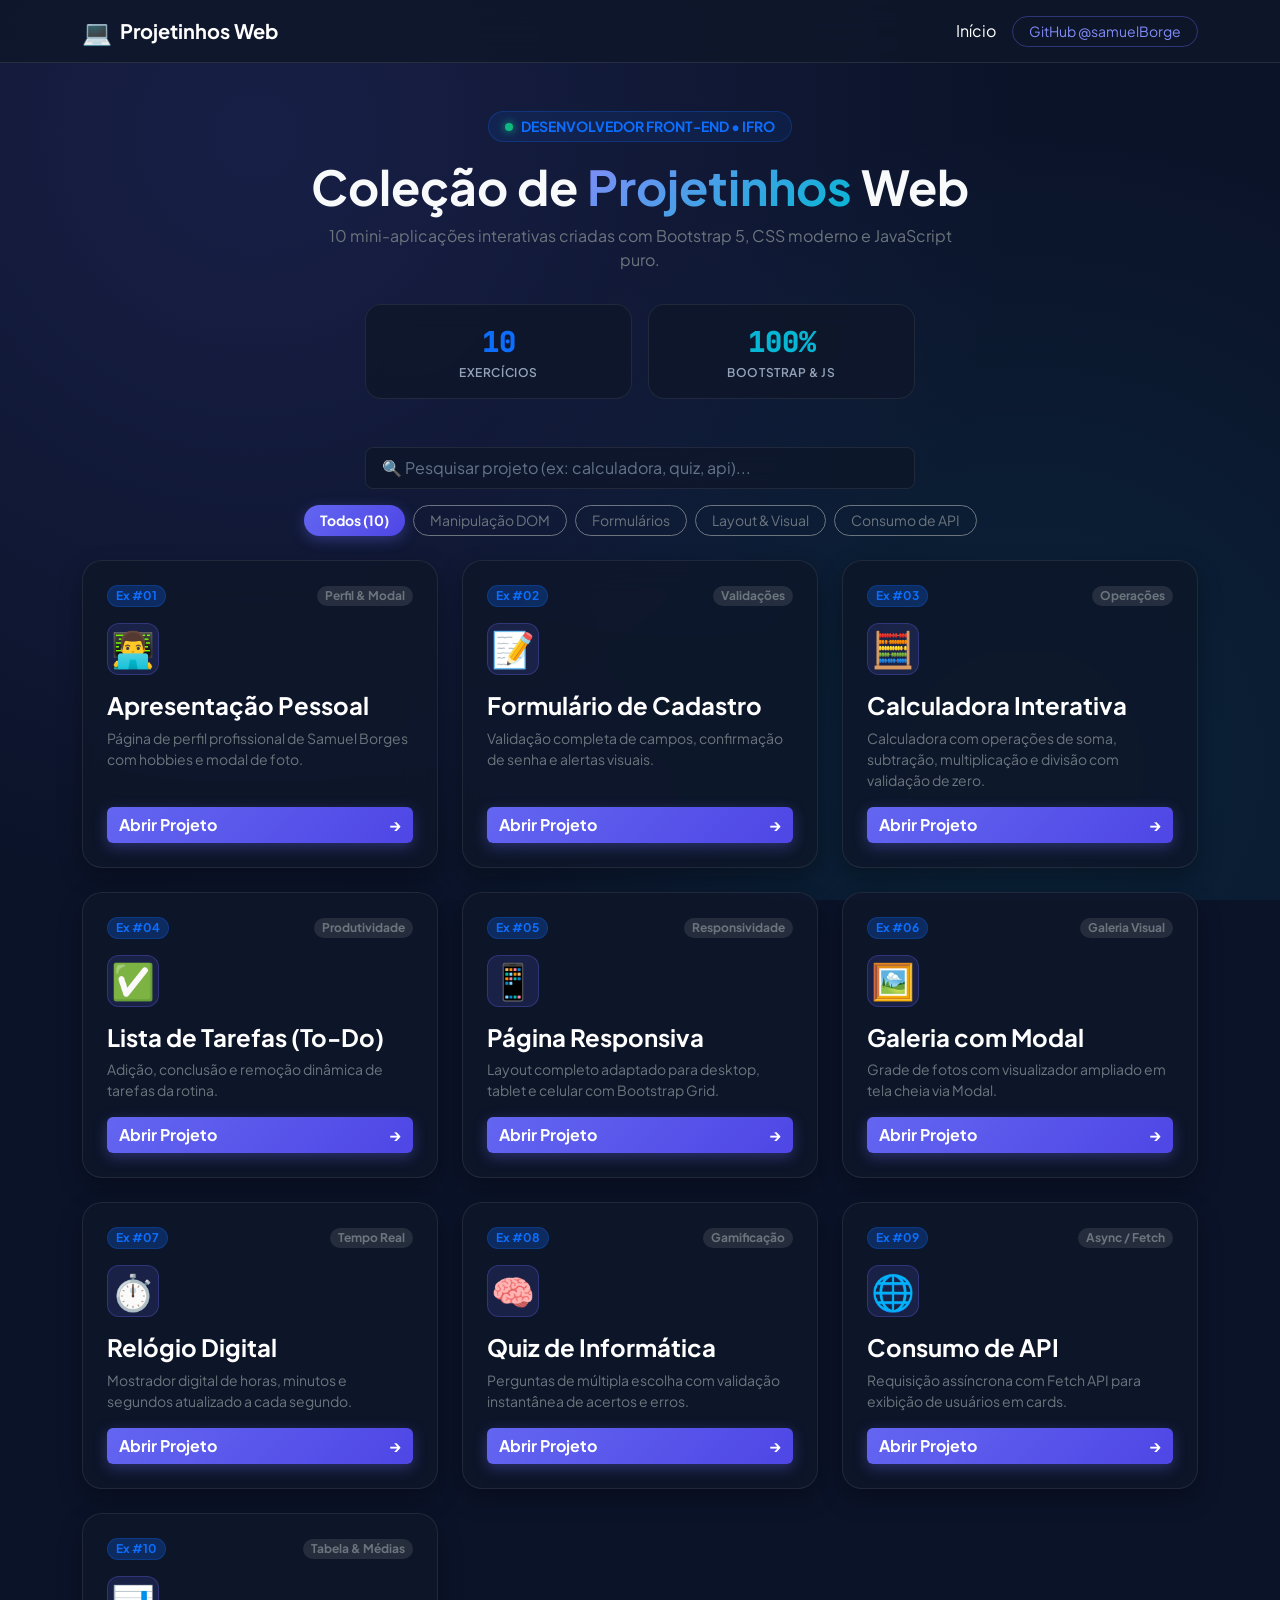
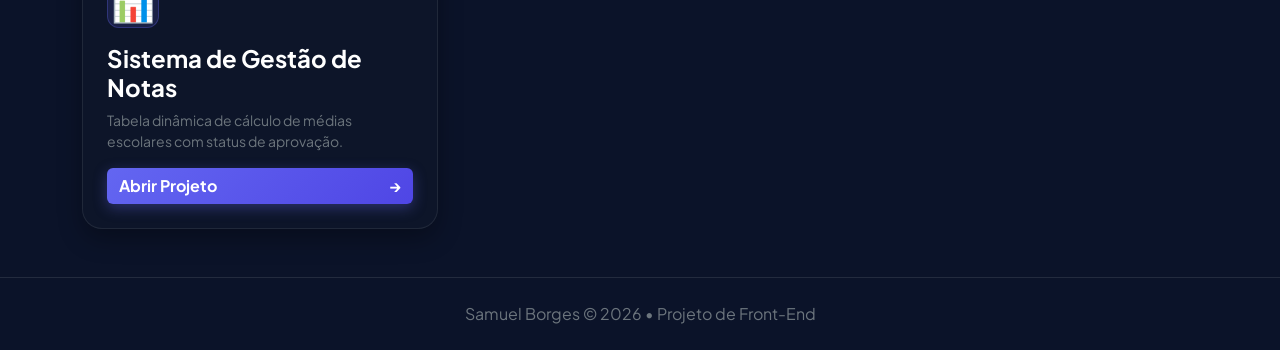
<file: index.html>
<!DOCTYPE html>
<html lang="pt-BR" data-bs-theme="dark">
<head>
    <meta charset="UTF-8">
    <meta name="viewport" content="width=device-width, initial-scale=1.0">
    <title>Hub de Projetos | Samuel Borges</title>

    <!-- Google Fonts -->
    <link rel="preconnect" href="https://fonts.googleapis.com">
    <link rel="preconnect" href="https://fonts.gstatic.com" crossorigin>
    <link href="https://fonts.googleapis.com/css2?family=Plus+Jakarta+Sans:wght@400;500;600;700;800&family=JetBrains+Mono:wght@500;700&display=swap" rel="stylesheet">

    <!-- Bootstrap 5 CSS -->
    <link href="https://cdn.jsdelivr.net/npm/bootstrap@5.3.3/dist/css/bootstrap.min.css" rel="stylesheet">
    
    <!-- CSS Personalizado Tema Dark -->
    <link rel="stylesheet" href="hub.css">
</head>
<body class="bg-dark-theme text-light">

    <!-- NAVBAR (Bootstrap) -->
    <nav class="navbar navbar-expand-lg navbar-dark custom-navbar border-bottom border-secondary border-opacity-25 sticky-top">
        <div class="container">
            <a class="navbar-brand fw-bold d-flex align-items-center gap-2" href="#">
                <span class="fs-4">💻</span>
                <span>Projetinhos Web</span>
            </a>
            <button class="navbar-toggler" type="button" data-bs-toggle="collapse" data-bs-target="#navbarNav">
                <span class="navbar-toggler-icon"></span>
            </button>
            <div class="collapse navbar-collapse justify-content-end" id="navbarNav">
                <ul class="navbar-nav align-items-center gap-2">
                    <li class="nav-item">
                        <a class="nav-link active" href="index.html">Início</a>
                    </li>
                    <li class="nav-item">
                        <a class="btn btn-outline-primary btn-sm rounded-pill px-3" href="https://github.com/samuelBorge" target="_blank">
                            GitHub @samuelBorge
                        </a>
                    </li>
                </ul>
            </div>
        </div>
    </nav>

    <!-- CONTAINER PRINCIPAL (Bootstrap) -->
    <div class="container my-5">

        <!-- CABEÇALHO HERO -->
        <div class="text-center mb-5">
            <div class="d-inline-flex align-items-center gap-2 px-3 py-1 rounded-pill bg-primary bg-opacity-10 border border-primary border-opacity-25 text-primary mb-3">
                <span class="badge-dot"></span>
                <small class="fw-bold">DESENVOLVEDOR FRONT-END &bull; IFRO</small>
            </div>
            
            <h1 class="display-5 fw-bold mb-2">Coleção de <span class="text-gradient">Projetinhos</span> Web</h1>
            <p class="text-secondary mx-auto" style="max-width: 650px;">
                10 mini-aplicações interativas criadas com Bootstrap 5, CSS moderno e JavaScript puro.
            </p>

            <!-- STATS CARDS (Bootstrap Grid) -->
            <div class="row justify-content-center g-3 mt-3">
                <div class="col-6 col-md-3">
                    <div class="stat-card p-3 rounded-4">
                        <span class="stat-num text-primary" id="totalProjetos">10</span>
                        <span class="stat-label">Exercícios</span>
                    </div>
                </div>
                <div class="col-6 col-md-3">
                    <div class="stat-card p-3 rounded-4">
                        <span class="stat-num text-cyan">100%</span>
                        <span class="stat-label">Bootstrap & JS</span>
                    </div>
                </div>
            </div>
        </div>

        <!-- CONTROLES: BUSCA E FILTROS (Form-Control & Buttons) -->
        <div class="row justify-content-center mb-4 g-3">
            <div class="col-md-6">
                <input type="text" id="campoBusca" class="form-control form-control-dark py-2 px-3 rounded-3" placeholder="🔍 Pesquisar projeto (ex: calculadora, quiz, api)...">
            </div>
            <div class="col-md-12 text-center">
                <div class="d-flex flex-wrap justify-content-center gap-2" id="containerFiltros">
                    <button class="btn btn-primary btn-sm rounded-pill px-3 btn-filtro active" data-categoria="todos">Todos (10)</button>
                    <button class="btn btn-outline-secondary btn-sm rounded-pill px-3 btn-filtro" data-categoria="dom">Manipulação DOM</button>
                    <button class="btn btn-outline-secondary btn-sm rounded-pill px-3 btn-filtro" data-categoria="formularios">Formulários</button>
                    <button class="btn btn-outline-secondary btn-sm rounded-pill px-3 btn-filtro" data-categoria="layout">Layout & Visual</button>
                    <button class="btn btn-outline-secondary btn-sm rounded-pill px-3 btn-filtro" data-categoria="api">Consumo de API</button>
                </div>
            </div>
        </div>

        <!-- GRID DE PROJETOS (Bootstrap Grid & Cards) -->
        <div class="row g-4" id="gridProjetos">
            <!-- Renderizado via JavaScript -->
        </div>

    </div>

    <!-- RODAPÉ -->
    <footer class="text-center py-4 border-top border-secondary border-opacity-25 mt-5 text-secondary">
        <p class="mb-0">Samuel Borges &copy; 2026 &bull; Projeto de Front-End</p>
    </footer>

    <!-- Bootstrap 5 JS Bundle -->
    <script src="https://cdn.jsdelivr.net/npm/bootstrap@5.3.3/dist/js/bootstrap.bundle.min.js"></script>
    <script src="hub.js"></script>
</body>
</html>
</file>
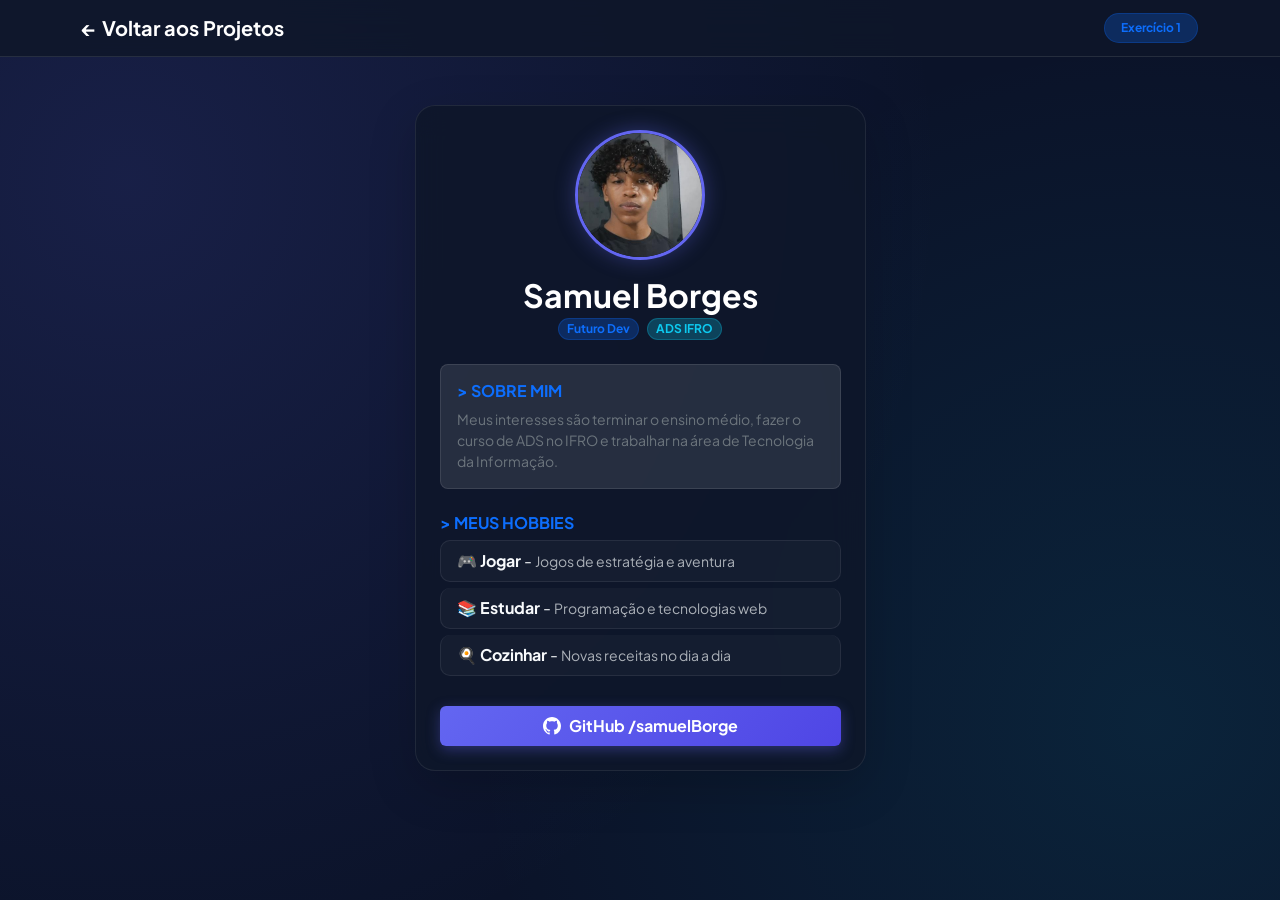
<file: exercicio_1/index.html>
<!DOCTYPE html>
<html lang="pt-BR" data-bs-theme="dark">
<head>
    <meta charset="UTF-8">
    <meta name="viewport" content="width=device-width, initial-scale=1.0">
    <title>Apresentação Pessoal | Samuel Borges</title>

    <!-- Google Fonts -->
    <link rel="preconnect" href="https://fonts.googleapis.com">
    <link rel="preconnect" href="https://fonts.gstatic.com" crossorigin>
    <link href="https://fonts.googleapis.com/css2?family=Plus+Jakarta+Sans:wght@400;500;600;700;800&display=swap" rel="stylesheet">

    <!-- Bootstrap 5 CSS -->
    <link href="https://cdn.jsdelivr.net/npm/bootstrap@5.3.3/dist/css/bootstrap.min.css" rel="stylesheet">
    <!-- CSS Tema Dark -->
    <link rel="stylesheet" href="apresentação.css">
</head>
<body class="bg-dark-theme text-light">

    <!-- NAVBAR (Bootstrap) -->
    <nav class="navbar navbar-expand-lg navbar-dark custom-navbar border-bottom border-secondary border-opacity-25 sticky-top">
        <div class="container">
            <a class="navbar-brand fw-bold d-flex align-items-center gap-2" href="../index.html">
                <span>&larr; Voltar aos Projetos</span>
            </a>
            <span class="badge bg-primary bg-opacity-25 text-primary border border-primary border-opacity-25 px-3 py-2 rounded-pill">
                Exercício 1
            </span>
        </div>
    </nav>

    <!-- CONTAINER PRINCIPAL (Bootstrap) -->
    <div class="container my-5">
        <div class="row justify-content-center">
            <div class="col-md-6 col-lg-5">

                <!-- CARD (Bootstrap) -->
                <div class="card shadow-lg text-center p-4 card-dark">
                    
                    <!-- FOTO DE PERFIL COM MODAL -->
                    <div class="mb-3">
                        <img src="profile.png" alt="Samuel Borges" id="fotoPerfil" class="rounded-circle foto-perfil" data-bs-toggle="modal" data-bs-target="#modalFoto" title="Clique para ampliar" onerror="this.src='https://ui-avatars.com/api/?name=Samuel+Borges&size=150&background=6366f1&color=fff'">
                    </div>

                    <h2 class="card-title fw-bold text-white mb-1">Samuel Borges</h2>
                    <div class="d-flex justify-content-center gap-2 mb-4">
                        <span class="badge bg-primary bg-opacity-25 text-primary border border-primary border-opacity-25 px-2 py-1 rounded-pill">Futuro Dev</span>
                        <span class="badge bg-info bg-opacity-25 text-info border border-info border-opacity-25 px-2 py-1 rounded-pill">ADS IFRO</span>
                    </div>

                    <!-- SOBRE MIM -->
                    <div class="text-start mb-4 p-3 rounded-3 bg-white bg-opacity-10 border border-white border-opacity-10">
                        <h6 class="fw-bold text-primary text-uppercase mb-2">&gt; Sobre Mim</h6>
                        <p class="text-secondary small mb-0">
                            Meus interesses são terminar o ensino médio, fazer o curso de ADS no IFRO e trabalhar na área de Tecnologia da Informação.
                        </p>
                    </div>

                    <!-- HOBBIES -->
                    <div class="text-start mb-4">
                        <h6 class="fw-bold text-primary text-uppercase mb-2">&gt; Meus Hobbies</h6>
                        <ul class="list-group" id="listaHobbies">
                            <!-- Inseridos via JavaScript -->
                        </ul>
                    </div>

                    <!-- BOTÃO GITHUB (Bootstrap Button) -->
                    <a href="https://github.com/samuelBorge" target="_blank" class="btn btn-primary w-100 py-2 fw-bold d-flex justify-content-center align-items-center gap-2">
                        <svg viewBox="0 0 24 24" width="18" height="18" fill="currentColor">
                            <path d="M12 0C5.37 0 0 5.37 0 12c0 5.31 3.435 9.795 8.205 11.385.6.105.825-.255.825-.57 0-.285-.015-1.23-.015-2.235-3.015.555-3.795-.735-4.035-1.41-.135-.345-.72-1.41-1.23-1.695-.42-.225-1.02-.78-.015-.795.945-.015 1.62.87 1.845 1.23 1.08 1.815 2.805 1.305 3.495.99.105-.78.42-1.305.765-1.605-2.67-.3-5.46-1.335-5.46-5.925 0-1.305.465-2.385 1.23-3.225-.12-.3-.54-1.53.12-3.18 0 0 1.005-.315 3.3 1.23.96-.27 1.98-.405 3-.405s2.04.135 3 .405c2.295-1.56 3.3-1.23 3.3-1.23.66 1.65.24 2.88.12 3.18.765.84 1.23 1.905 1.23 3.225 0 4.605-2.805 5.625-5.475 5.925.435.375.81 1.095.81 2.22 0 1.605-.015 2.895-.015 3.3 0 .315.225.69.825.57A12.02 12.02 0 0024 12c0-6.63-5.37-12-12-12z"/>
                        </svg>
                        GitHub /samuelBorge
                    </a>

                </div>

            </div>
        </div>
    </div>

    <!-- MODAL BOOTSTRAP -->
    <div class="modal fade" id="modalFoto" tabindex="-1" aria-hidden="true">
        <div class="modal-dialog modal-dialog-centered text-center">
            <div class="modal-content card-dark p-3 border border-secondary border-opacity-25">
                <div class="modal-header border-0 pb-0">
                    <button type="button" class="btn-close btn-close-white" data-bs-dismiss="modal" aria-label="Fechar"></button>
                </div>
                <div class="modal-body">
                    <img src="profile.png" alt="Samuel Borges" class="img-fluid rounded-4 shadow-lg border border-primary border-opacity-50" onerror="this.src='https://ui-avatars.com/api/?name=Samuel+Borges&size=300&background=6366f1&color=fff'">
                    <h4 class="mt-3 fw-bold text-white">Samuel Borges</h4>
                </div>
            </div>
        </div>
    </div>

    <!-- Bootstrap 5 JS -->
    <script src="https://cdn.jsdelivr.net/npm/bootstrap@5.3.3/dist/js/bootstrap.bundle.min.js"></script>
    <script src="script_apresentação.js"></script>
</body>
</html>
</file>
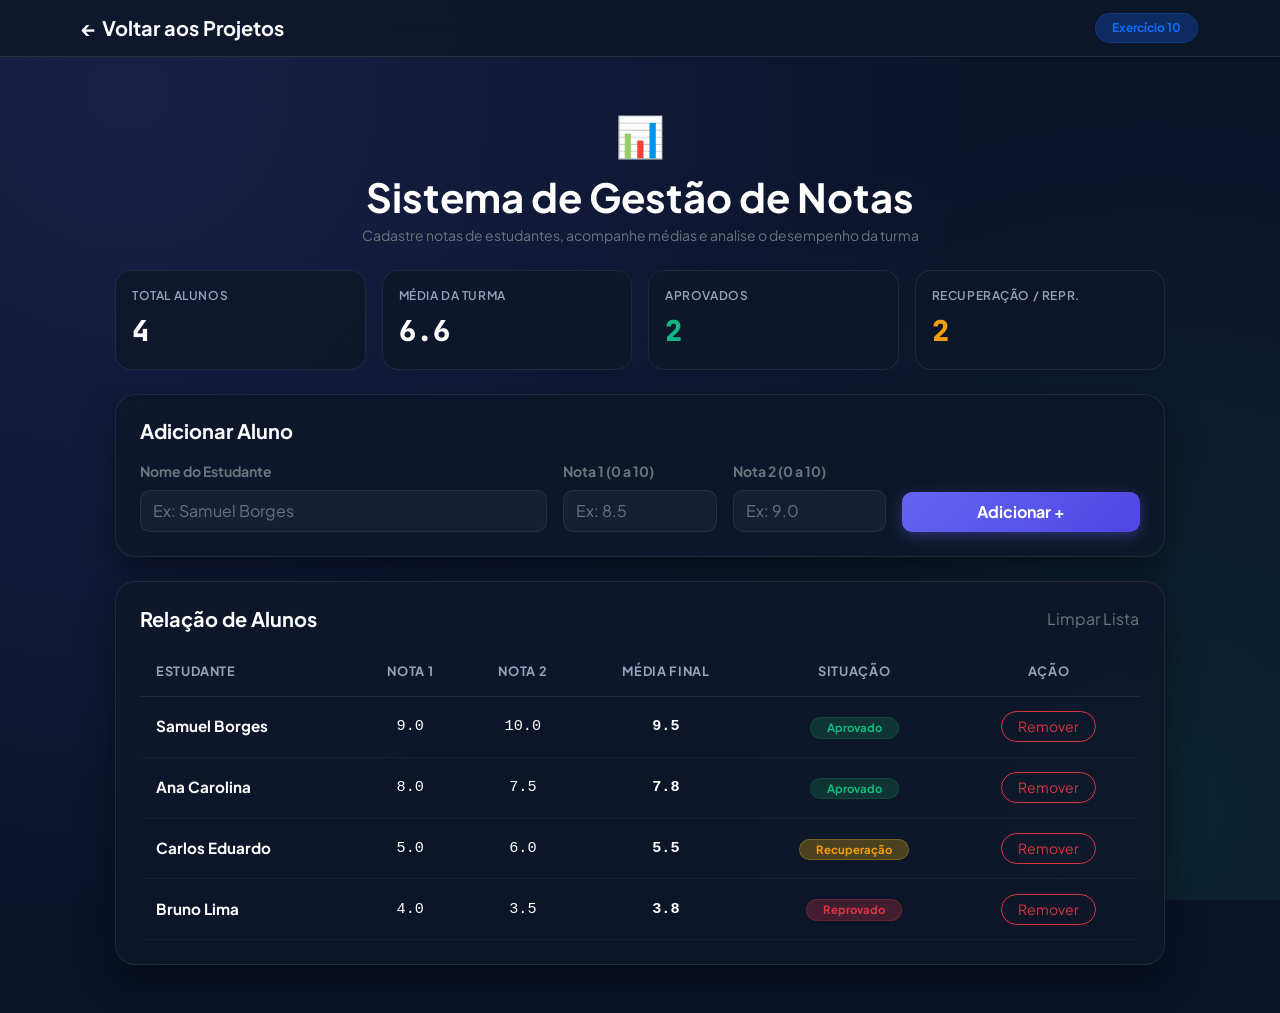
<file: exercicio_10/index.html>
<!DOCTYPE html>
<html lang="pt-BR" data-bs-theme="dark">
<head>
    <meta charset="UTF-8">
    <meta name="viewport" content="width=device-width, initial-scale=1.0">
    <title>Sistema de Gestão de Notas | Exercício 10</title>

    <!-- Google Fonts -->
    <link rel="preconnect" href="https://fonts.googleapis.com">
    <link rel="preconnect" href="https://fonts.gstatic.com" crossorigin>
    <link href="https://fonts.googleapis.com/css2?family=Plus+Jakarta+Sans:wght@400;500;600;700;800&family=JetBrains+Mono:wght@500;700&display=swap" rel="stylesheet">

    <!-- Bootstrap 5 CSS -->
    <link href="https://cdn.jsdelivr.net/npm/bootstrap@5.3.3/dist/css/bootstrap.min.css" rel="stylesheet">
    <!-- CSS Tema Dark -->
    <link rel="stylesheet" href="style.css">
</head>
<body class="bg-dark-theme text-light">

    <!-- NAVBAR (Bootstrap) -->
    <nav class="navbar navbar-expand-lg navbar-dark custom-navbar border-bottom border-secondary border-opacity-25 sticky-top">
        <div class="container">
            <a class="navbar-brand fw-bold d-flex align-items-center gap-2" href="../index.html">
                <span>&larr; Voltar aos Projetos</span>
            </a>
            <span class="badge bg-primary bg-opacity-25 text-primary border border-primary border-opacity-25 px-3 py-2 rounded-pill">
                Exercício 10
            </span>
        </div>
    </nav>

    <!-- CONTAINER (Bootstrap) -->
    <div class="container my-5">
        <div class="grades-wrapper">

            <!-- CABEÇALHO -->
            <div class="text-center mb-4">
                <span class="fs-1 mb-2 d-inline-block">📊</span>
                <h1 class="display-6 fw-bold text-white mb-1">Sistema de Gestão de Notas</h1>
                <p class="text-secondary small">Cadastre notas de estudantes, acompanhe médias e analise o desempenho da turma</p>
            </div>

            <!-- CARDS DE ESTATÍSTICAS (Bootstrap Grid) -->
            <div class="row g-3 mb-4">
                <div class="col-6 col-md-3">
                    <div class="stat-box p-3 rounded-4">
                        <span class="stat-label">Total Alunos</span>
                        <span class="stat-value text-white" id="statTotal">0</span>
                    </div>
                </div>
                <div class="col-6 col-md-3">
                    <div class="stat-box p-3 rounded-4">
                        <span class="stat-label">Média da Turma</span>
                        <span class="stat-value text-white" id="statMedia">0.0</span>
                    </div>
                </div>
                <div class="col-6 col-md-3">
                    <div class="stat-box p-3 rounded-4">
                        <span class="stat-label">Aprovados</span>
                        <span class="stat-value text-success" id="statAprovados">0</span>
                    </div>
                </div>
                <div class="col-6 col-md-3">
                    <div class="stat-box p-3 rounded-4">
                        <span class="stat-label">Recuperação / Repr.</span>
                        <span class="stat-value text-warning" id="statAtencao">0</span>
                    </div>
                </div>
            </div>

            <!-- FORMULÁRIO (Card Bootstrap) -->
            <div class="card card-dark p-4 mb-4">
                <h5 class="fw-bold text-white mb-3">Adicionar Aluno</h5>
                
                <!-- ALERT (Bootstrap) -->
                <div id="alertaNotas" class="alert d-none text-center fw-bold border-0" role="alert"></div>

                <form id="formAluno">
                    <div class="row g-3 align-items-end">
                        <div class="col-md-5">
                            <label for="nome" class="form-label text-secondary small fw-bold">Nome do Estudante</label>
                            <input type="text" id="nome" class="form-control form-control-dark py-2" placeholder="Ex: Samuel Borges" required>
                        </div>
                        <div class="col-md-2">
                            <label for="nota1" class="form-label text-secondary small fw-bold">Nota 1 (0 a 10)</label>
                            <input type="number" id="nota1" class="form-control form-control-dark py-2" placeholder="Ex: 8.5" min="0" max="10" step="0.1" required>
                        </div>
                        <div class="col-md-2">
                            <label for="nota2" class="form-label text-secondary small fw-bold">Nota 2 (0 a 10)</label>
                            <input type="number" id="nota2" class="form-control form-control-dark py-2" placeholder="Ex: 9.0" min="0" max="10" step="0.1" required>
                        </div>
                        <div class="col-md-3">
                            <button type="submit" class="btn btn-primary w-100 py-2 fw-bold">
                                Adicionar +
                            </button>
                        </div>
                    </div>
                </form>
            </div>

            <!-- TABELA (Card e Table Bootstrap) -->
            <div class="card card-dark p-4">
                <div class="d-flex justify-content-between align-items-center mb-3">
                    <h5 class="fw-bold text-white mb-0">Relação de Alunos</h5>
                    <button class="btn btn-link text-secondary text-decoration-none p-0 small" onclick="limparTodos()">
                        Limpar Lista
                    </button>
                </div>

                <div class="table-responsive">
                    <table class="table table-dark-custom align-middle text-center mb-0">
                        <thead>
                            <tr>
                                <th class="text-start ps-3">Estudante</th>
                                <th>Nota 1</th>
                                <th>Nota 2</th>
                                <th>Média Final</th>
                                <th>Situação</th>
                                <th>Ação</th>
                            </tr>
                        </thead>
                        <tbody id="tabelaAlunos">
                            <!-- Inserido pelo JavaScript -->
                        </tbody>
                    </table>
                </div>
            </div>

        </div>
    </div>

    <!-- Bootstrap 5 JS -->
    <script src="https://cdn.jsdelivr.net/npm/bootstrap@5.3.3/dist/js/bootstrap.bundle.min.js"></script>
    <script src="script.js"></script>
</body>
</html>
</file>
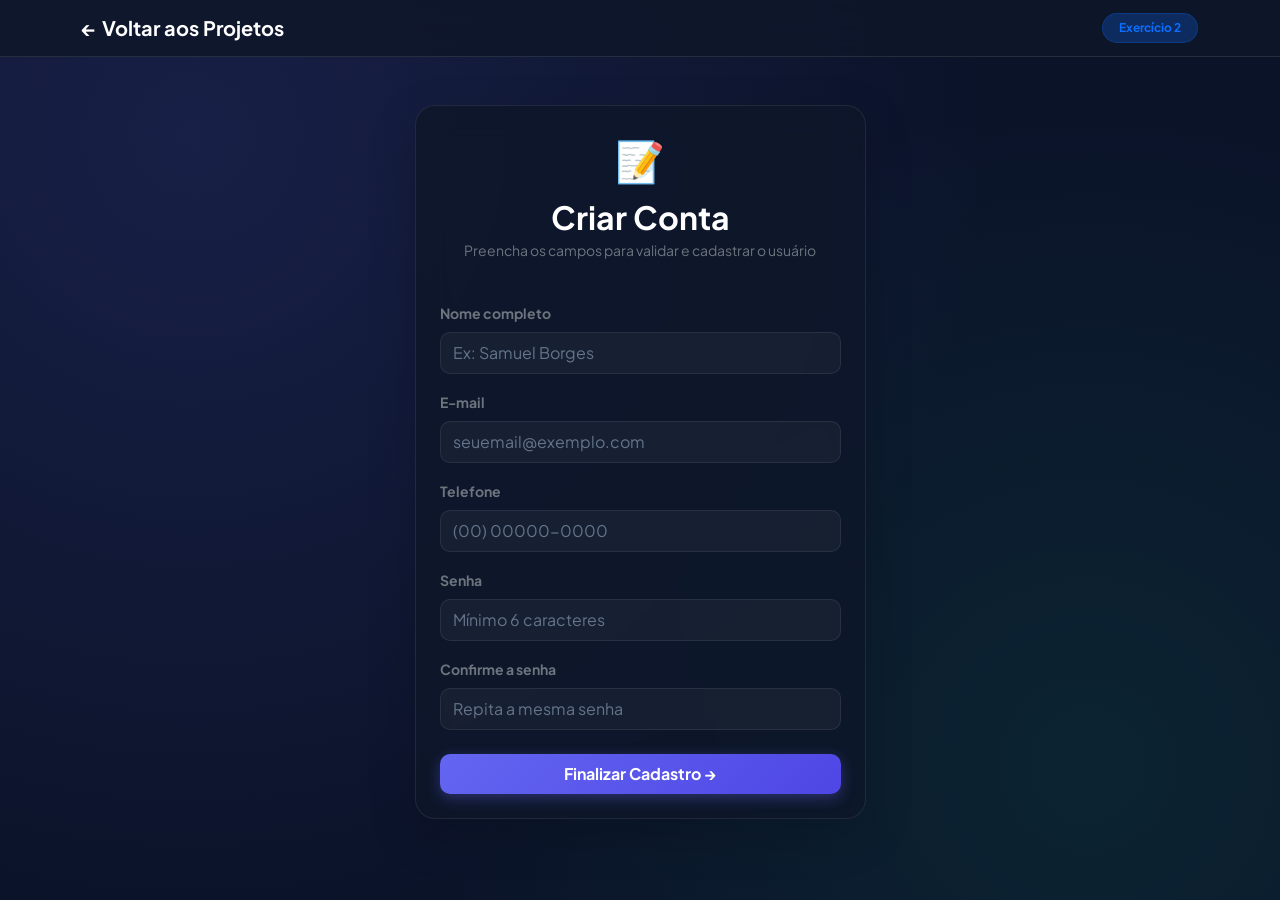
<file: exercicio_2/index.html>
<!DOCTYPE html>
<html lang="pt-BR" data-bs-theme="dark">
<head>
    <meta charset="UTF-8">
    <meta name="viewport" content="width=device-width, initial-scale=1.0">
    <title>Cadastro | Exercício 2</title>

    <!-- Google Fonts -->
    <link rel="preconnect" href="https://fonts.googleapis.com">
    <link rel="preconnect" href="https://fonts.gstatic.com" crossorigin>
    <link href="https://fonts.googleapis.com/css2?family=Plus+Jakarta+Sans:wght@400;500;600;700;800&display=swap" rel="stylesheet">

    <!-- Bootstrap 5 CSS -->
    <link href="https://cdn.jsdelivr.net/npm/bootstrap@5.3.3/dist/css/bootstrap.min.css" rel="stylesheet">
    <!-- CSS Tema Dark -->
    <link rel="stylesheet" href="style.css">
</head>
<body class="bg-dark-theme text-light">

    <!-- NAVBAR (Bootstrap) -->
    <nav class="navbar navbar-expand-lg navbar-dark custom-navbar border-bottom border-secondary border-opacity-25 sticky-top">
        <div class="container">
            <a class="navbar-brand fw-bold d-flex align-items-center gap-2" href="../index.html">
                <span>&larr; Voltar aos Projetos</span>
            </a>
            <span class="badge bg-primary bg-opacity-25 text-primary border border-primary border-opacity-25 px-3 py-2 rounded-pill">
                Exercício 2
            </span>
        </div>
    </nav>

    <!-- CONTAINER (Bootstrap) -->
    <div class="container my-5">
        <div class="row justify-content-center">
            <div class="col-md-6 col-lg-5">

                <!-- CARD (Bootstrap) -->
                <div class="card shadow-lg p-4 card-dark">
                    
                    <div class="text-center mb-4">
                        <span class="fs-1 mb-2 d-inline-block">📝</span>
                        <h2 class="fw-bold text-white mb-1">Criar Conta</h2>
                        <p class="text-secondary small">Preencha os campos para validar e cadastrar o usuário</p>
                    </div>

                    <!-- ALERT (Bootstrap) -->
                    <div id="mensagemAlerta" class="alert d-none" role="alert"></div>

                    <!-- FORMULÁRIO -->
                    <form id="formCadastro">

                        <!-- Nome -->
                        <div class="mb-3">
                            <label for="nome" class="form-label text-secondary small fw-bold">Nome completo</label>
                            <input type="text" id="nome" class="form-control form-control-dark py-2" placeholder="Ex: Samuel Borges" required>
                        </div>

                        <!-- E-mail -->
                        <div class="mb-3">
                            <label for="email" class="form-label text-secondary small fw-bold">E-mail</label>
                            <input type="email" id="email" class="form-control form-control-dark py-2" placeholder="seuemail@exemplo.com" required>
                        </div>

                        <!-- Telefone -->
                        <div class="mb-3">
                            <label for="telefone" class="form-label text-secondary small fw-bold">Telefone</label>
                            <input type="tel" id="telefone" class="form-control form-control-dark py-2" placeholder="(00) 00000-0000" required>
                        </div>

                        <!-- Senha -->
                        <div class="mb-3">
                            <label for="senha" class="form-label text-secondary small fw-bold">Senha</label>
                            <input type="password" id="senha" class="form-control form-control-dark py-2" placeholder="Mínimo 6 caracteres" required>
                        </div>

                        <!-- Confirmação de Senha -->
                        <div class="mb-4">
                            <label for="confirmarSenha" class="form-label text-secondary small fw-bold">Confirme a senha</label>
                            <input type="password" id="confirmarSenha" class="form-control form-control-dark py-2" placeholder="Repita a mesma senha" required>
                        </div>

                        <!-- BOTÃO (Bootstrap) -->
                        <button type="submit" class="btn btn-primary w-100 py-2 fw-bold">
                            Finalizar Cadastro &rarr;
                        </button>

                    </form>

                </div>

            </div>
        </div>
    </div>

    <!-- Bootstrap 5 JS -->
    <script src="https://cdn.jsdelivr.net/npm/bootstrap@5.3.3/dist/js/bootstrap.bundle.min.js"></script>
    <script src="script.js"></script>
</body>
</html>
</file>
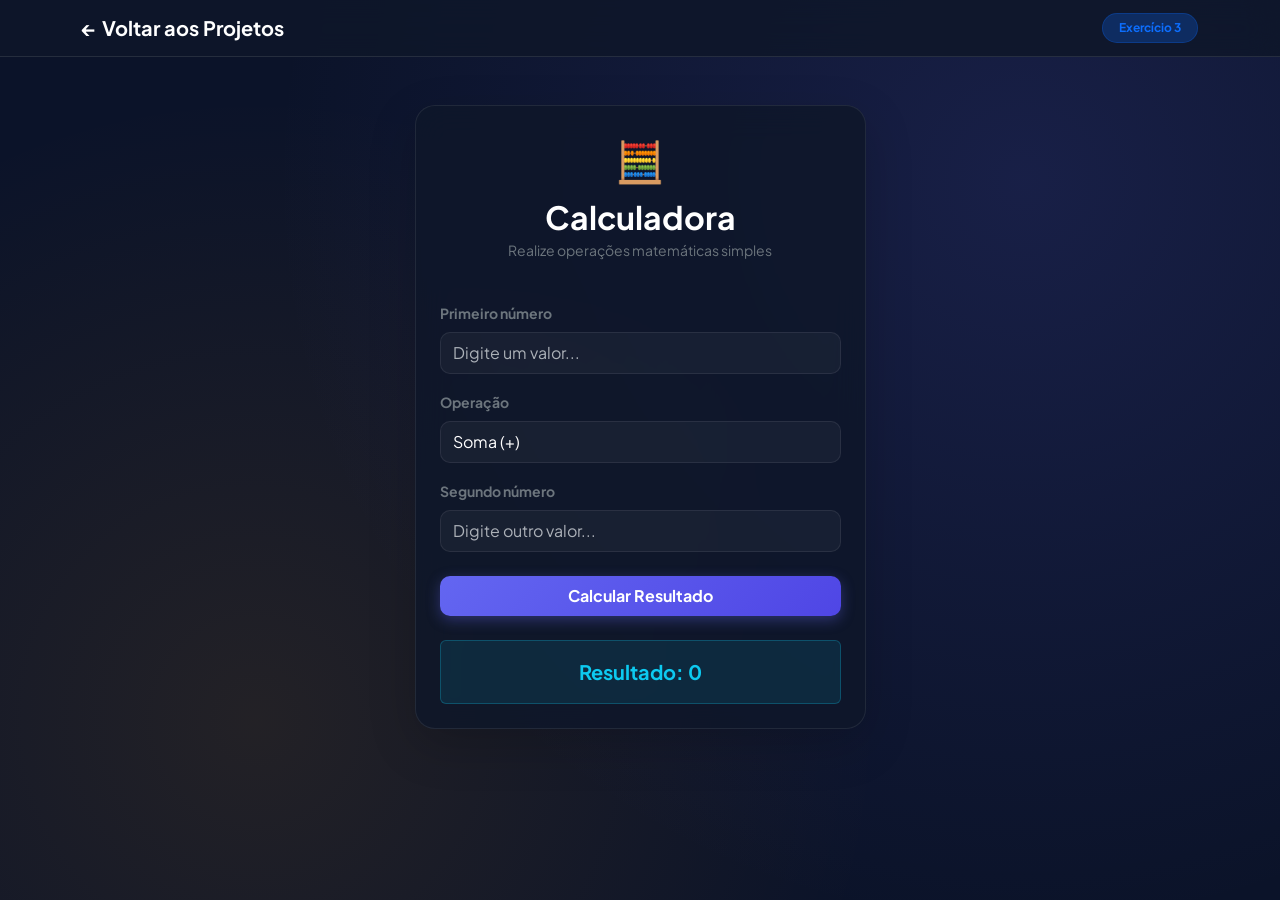
<file: exercicio_3/index.html>
<!DOCTYPE html>
<html lang="pt-BR" data-bs-theme="dark">
<head>
    <meta charset="UTF-8">
    <meta name="viewport" content="width=device-width, initial-scale=1.0">
    <title>Calculadora | Exercício 3</title>

    <!-- Google Fonts -->
    <link rel="preconnect" href="https://fonts.googleapis.com">
    <link rel="preconnect" href="https://fonts.gstatic.com" crossorigin>
    <link href="https://fonts.googleapis.com/css2?family=Plus+Jakarta+Sans:wght@400;500;600;700;800&family=JetBrains+Mono:wght@500;700&display=swap" rel="stylesheet">

    <!-- Bootstrap 5 CSS -->
    <link href="https://cdn.jsdelivr.net/npm/bootstrap@5.3.3/dist/css/bootstrap.min.css" rel="stylesheet">
    <!-- CSS Tema Dark -->
    <link rel="stylesheet" href="style.css">
</head>
<body class="bg-dark-theme text-light">

    <!-- NAVBAR (Bootstrap) -->
    <nav class="navbar navbar-expand-lg navbar-dark custom-navbar border-bottom border-secondary border-opacity-25 sticky-top">
        <div class="container">
            <a class="navbar-brand fw-bold d-flex align-items-center gap-2" href="../index.html">
                <span>&larr; Voltar aos Projetos</span>
            </a>
            <span class="badge bg-primary bg-opacity-25 text-primary border border-primary border-opacity-25 px-3 py-2 rounded-pill">
                Exercício 3
            </span>
        </div>
    </nav>

    <!-- CONTAINER (Bootstrap) -->
    <div class="container my-5">
        <div class="row justify-content-center">
            <div class="col-md-5 col-sm-8">

                <!-- CARD (Bootstrap) -->
                <div class="card shadow-lg p-4 card-dark">
                    
                    <div class="text-center mb-4">
                        <span class="fs-1 mb-2 d-inline-block">🧮</span>
                        <h2 class="fw-bold text-white mb-1">Calculadora</h2>
                        <p class="text-secondary small">Realize operações matemáticas simples</p>
                    </div>

                    <!-- Primeiro número -->
                    <div class="mb-3">
                        <label for="numero1" class="form-label text-secondary small fw-bold">Primeiro número</label>
                        <input type="number" id="numero1" class="form-control form-control-dark py-2" placeholder="Digite um valor..." step="any">
                    </div>

                    <!-- Operação -->
                    <div class="mb-3">
                        <label for="operacao" class="form-label text-secondary small fw-bold">Operação</label>
                        <select id="operacao" class="form-select form-control-dark py-2">
                            <option value="+">Soma (+)</option>
                            <option value="-">Subtração (-)</option>
                            <option value="*">Multiplicação (&times;)</option>
                            <option value="/">Divisão (&divide;)</option>
                        </select>
                    </div>

                    <!-- Segundo número -->
                    <div class="mb-3">
                        <label for="numero2" class="form-label text-secondary small fw-bold">Segundo número</label>
                        <input type="number" id="numero2" class="form-control form-control-dark py-2" placeholder="Digite outro valor..." step="any">
                    </div>

                    <!-- BOTÃO CALCULAR (Bootstrap) -->
                    <button type="button" id="btnCalcular" class="btn btn-primary w-100 py-2 fw-bold mt-2">
                        Calcular Resultado
                    </button>

                    <!-- RESULTADO (Alert Bootstrap) -->
                    <div id="resultadoBox" class="alert alert-info text-center mt-4 mb-0 fw-bold fs-5 border border-info border-opacity-25 bg-info bg-opacity-10 text-info">
                        Resultado: 0
                    </div>

                </div>

            </div>
        </div>
    </div>

    <!-- Bootstrap 5 JS -->
    <script src="https://cdn.jsdelivr.net/npm/bootstrap@5.3.3/dist/js/bootstrap.bundle.min.js"></script>
    <script src="script.js"></script>
</body>
</html>
</file>
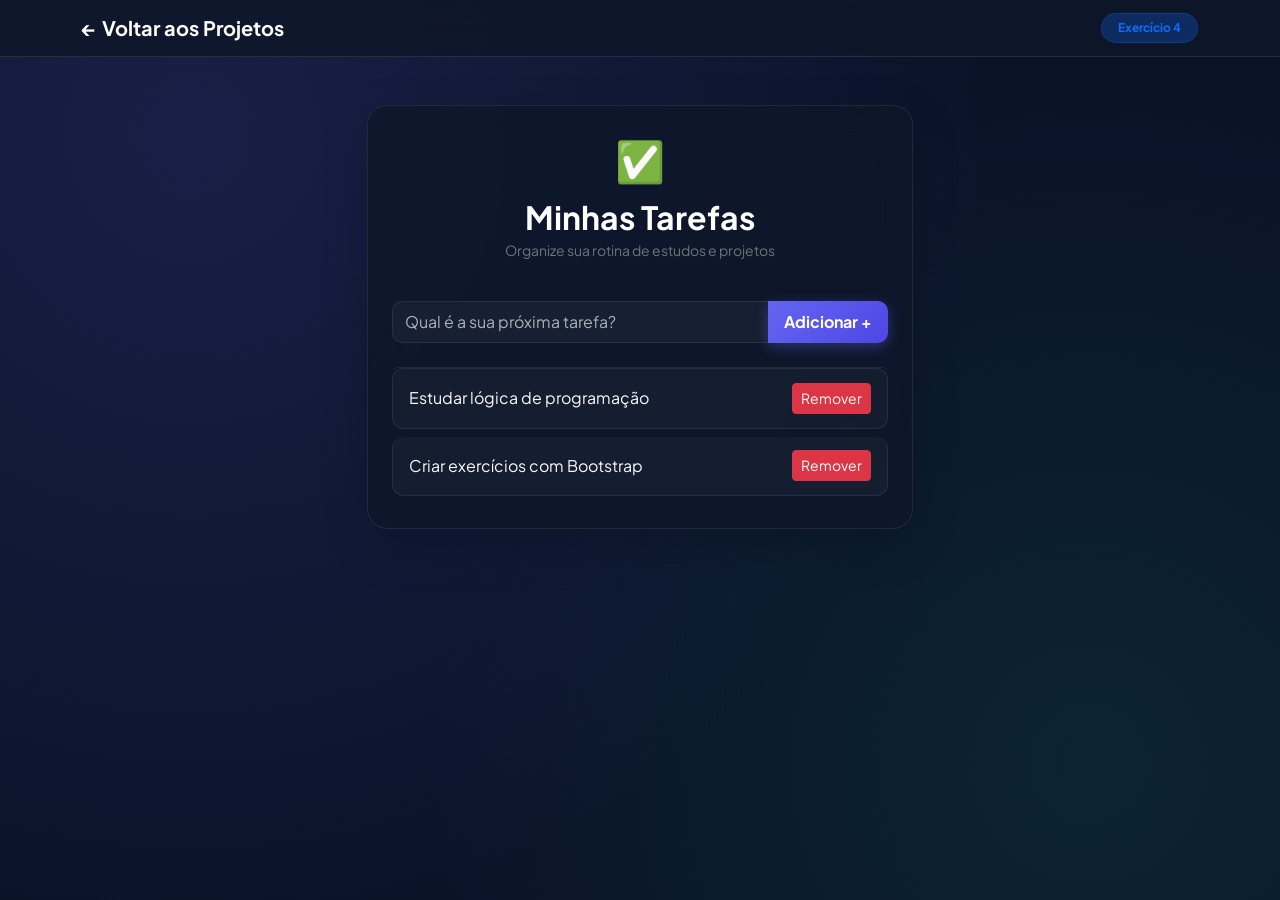
<file: exercicio_4/index.html>
<!DOCTYPE html>
<html lang="pt-BR" data-bs-theme="dark">
<head>
    <meta charset="UTF-8">
    <meta name="viewport" content="width=device-width, initial-scale=1.0">
    <title>Lista de Tarefas | Exercício 4</title>

    <!-- Google Fonts -->
    <link rel="preconnect" href="https://fonts.googleapis.com">
    <link rel="preconnect" href="https://fonts.gstatic.com" crossorigin>
    <link href="https://fonts.googleapis.com/css2?family=Plus+Jakarta+Sans:wght@400;500;600;700;800&display=swap" rel="stylesheet">

    <!-- Bootstrap 5 CSS -->
    <link href="https://cdn.jsdelivr.net/npm/bootstrap@5.3.3/dist/css/bootstrap.min.css" rel="stylesheet">
    <!-- CSS Tema Dark -->
    <link rel="stylesheet" href="style.css">
</head>
<body class="bg-dark-theme text-light">

    <!-- NAVBAR (Bootstrap) -->
    <nav class="navbar navbar-expand-lg navbar-dark custom-navbar border-bottom border-secondary border-opacity-25 sticky-top">
        <div class="container">
            <a class="navbar-brand fw-bold d-flex align-items-center gap-2" href="../index.html">
                <span>&larr; Voltar aos Projetos</span>
            </a>
            <span class="badge bg-primary bg-opacity-25 text-primary border border-primary border-opacity-25 px-3 py-2 rounded-pill">
                Exercício 4
            </span>
        </div>
    </nav>

    <!-- CONTAINER (Bootstrap) -->
    <div class="container my-5">
        <div class="row justify-content-center">
            <div class="col-md-6 col-sm-10">

                <!-- CARD (Bootstrap) -->
                <div class="card shadow-lg p-4 card-dark">
                    
                    <div class="text-center mb-4">
                        <span class="fs-1 mb-2 d-inline-block">✅</span>
                        <h2 class="fw-bold text-white mb-1">Minhas Tarefas</h2>
                        <p class="text-secondary small">Organize sua rotina de estudos e projetos</p>
                    </div>

                    <!-- ENTRADA DE TAREFA (Input-Group Form-Control e Button) -->
                    <div class="input-group mb-4">
                        <input type="text" id="tarefaInput" class="form-control form-control-dark py-2" placeholder="Qual é a sua próxima tarefa?" autocomplete="off">
                        <button class="btn btn-primary fw-bold px-3" id="btnAdicionar" type="button">
                            Adicionar +
                        </button>
                    </div>

                    <!-- MENSAGEM QUANDO VAZIO -->
                    <div id="alertaVazio" class="alert alert-secondary bg-white bg-opacity-10 border-0 text-center d-none" role="alert">
                        Nenhuma tarefa cadastrada no momento.
                    </div>

                    <!-- LISTA DE TAREFAS (List-Group) -->
                    <ul class="list-group" id="lista"></ul>

                </div>

            </div>
        </div>
    </div>

    <!-- Bootstrap 5 JS -->
    <script src="https://cdn.jsdelivr.net/npm/bootstrap@5.3.3/dist/js/bootstrap.bundle.min.js"></script>
    <script src="script.js"></script>
</body>
</html>
</file>
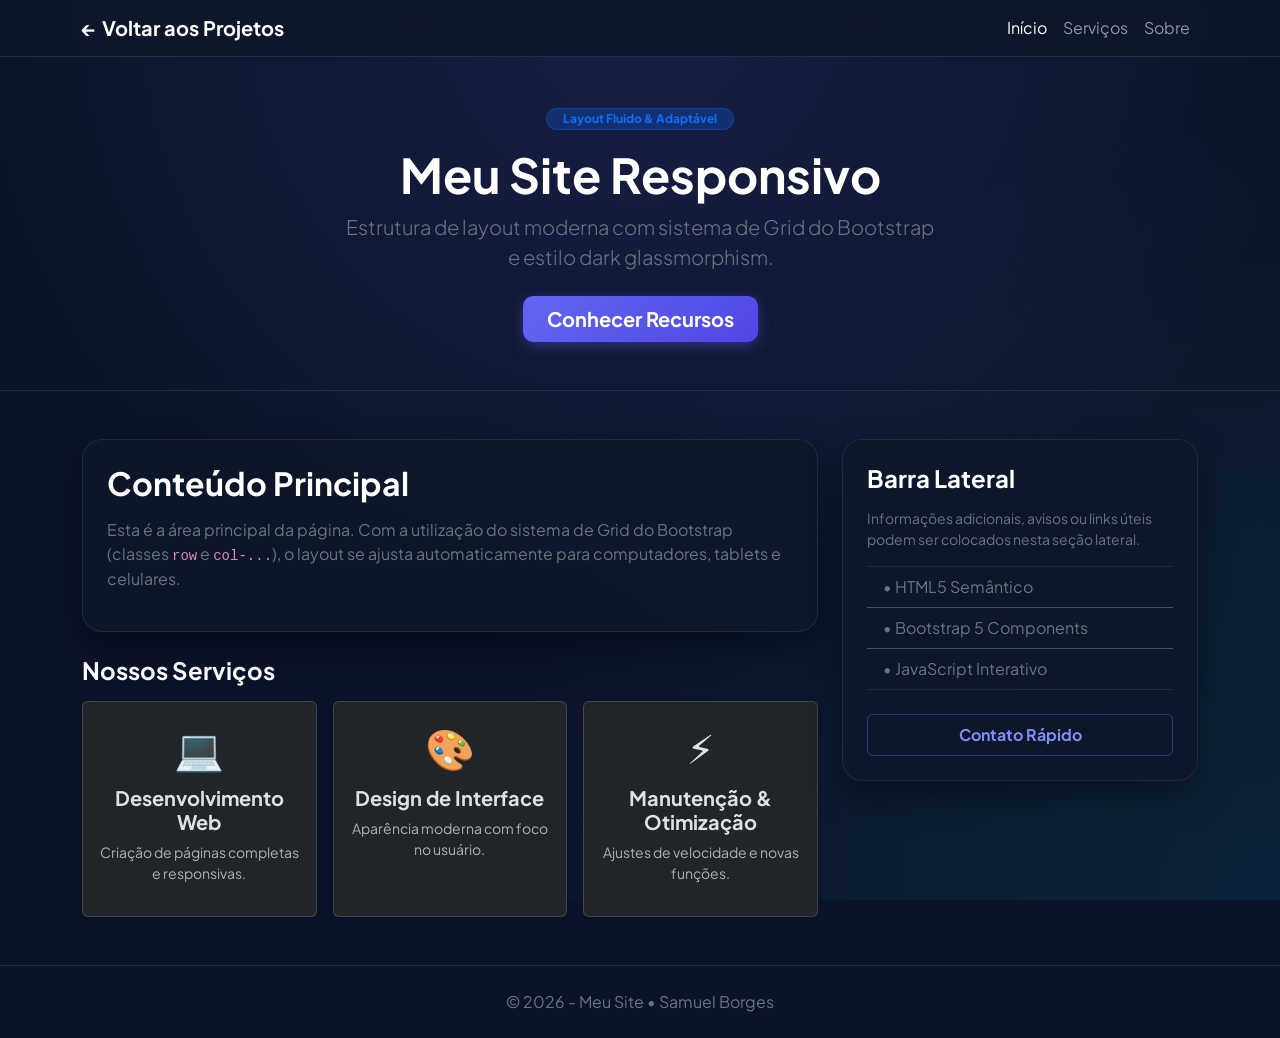
<file: exercicio_5/index.html>
<!DOCTYPE html>
<html lang="pt-BR" data-bs-theme="dark">
<head>
    <meta charset="UTF-8">
    <meta name="viewport" content="width=device-width, initial-scale=1.0">
    <title>Página Responsiva | Exercício 5</title>

    <!-- Google Fonts -->
    <link rel="preconnect" href="https://fonts.googleapis.com">
    <link rel="preconnect" href="https://fonts.gstatic.com" crossorigin>
    <link href="https://fonts.googleapis.com/css2?family=Plus+Jakarta+Sans:wght@400;500;600;700;800&display=swap" rel="stylesheet">

    <!-- Bootstrap 5 CSS -->
    <link href="https://cdn.jsdelivr.net/npm/bootstrap@5.3.3/dist/css/bootstrap.min.css" rel="stylesheet">
    <!-- CSS Tema Dark -->
    <link rel="stylesheet" href="style.css">
</head>
<body class="bg-dark-theme text-light">

    <!-- NAVBAR (Bootstrap) -->
    <nav class="navbar navbar-expand-lg navbar-dark custom-navbar border-bottom border-secondary border-opacity-25 sticky-top">
        <div class="container">
            <a class="navbar-brand fw-bold d-flex align-items-center gap-2" href="../index.html">
                <span>&larr; Voltar aos Projetos</span>
            </a>
            <button class="navbar-toggler" type="button" data-bs-toggle="collapse" data-bs-target="#navResponsiva">
                <span class="navbar-toggler-icon"></span>
            </button>
            <div class="collapse navbar-collapse justify-content-end" id="navResponsiva">
                <ul class="navbar-nav">
                    <li class="nav-item"><a class="nav-link active" href="#inicio">Início</a></li>
                    <li class="nav-item"><a class="nav-link" href="#servicos">Serviços</a></li>
                    <li class="nav-item"><a class="nav-link" href="#sobre">Sobre</a></li>
                </ul>
            </div>
        </div>
    </nav>

    <!-- CABEÇALHO HERO -->
    <header class="py-5 text-center border-bottom border-secondary border-opacity-25 mb-5" id="inicio">
        <div class="container">
            <span class="badge bg-primary bg-opacity-25 text-primary border border-primary border-opacity-25 px-3 py-1 rounded-pill mb-3">
                Layout Fluido & Adaptável
            </span>
            <h1 class="display-5 fw-bold text-white mb-2">Meu Site Responsivo</h1>
            <p class="lead text-secondary mx-auto" style="max-width: 600px;">
                Estrutura de layout moderna com sistema de Grid do Bootstrap e estilo dark glassmorphism.
            </p>
            <button class="btn btn-primary btn-lg mt-2 fw-bold px-4" id="btnSaibaMais">
                Conhecer Recursos
            </button>
        </div>
    </header>

    <!-- CONTAINER PRINCIPAL (Bootstrap Grid) -->
    <div class="container mb-5">
        <div class="row g-4">

            <!-- CONTEÚDO PRINCIPAL (Coluna 8) -->
            <div class="col-lg-8" id="servicos">
                
                <!-- CARD PRINCIPAL (Bootstrap) -->
                <div class="card card-dark p-4 mb-4">
                    <h2 class="fw-bold text-white mb-3">Conteúdo Principal</h2>
                    <p class="text-secondary">
                        Esta é a área principal da página. Com a utilização do sistema de Grid do Bootstrap (classes <code>row</code> e <code>col-...</code>), o layout se ajusta automaticamente para computadores, tablets e celulares.
                    </p>
                    <!-- ALERT (Bootstrap) -->
                    <div id="alertaInterativo" class="alert alert-info border border-info border-opacity-25 bg-info bg-opacity-10 text-info d-none" role="alert"></div>
                </div>

                <!-- CARDS DE SERVIÇOS (Grid Interna) -->
                <h4 class="fw-bold text-white mb-3">Nossos Serviços</h4>
                <div class="row g-3" id="cardsServicos">
                    <!-- Gerados via JavaScript -->
                </div>

            </div>

            <!-- BARRA LATERAL (Coluna 4) -->
            <div class="col-lg-4" id="sobre">
                <div class="card card-dark p-4">
                    <h4 class="fw-bold text-white mb-3">Barra Lateral</h4>
                    <p class="text-secondary small">Informações adicionais, avisos ou links úteis podem ser colocados nesta seção lateral.</p>
                    
                    <ul class="list-group list-group-flush mb-4">
                        <li class="list-group-item bg-transparent text-secondary">&bull; HTML5 Semântico</li>
                        <li class="list-group-item bg-transparent text-secondary">&bull; Bootstrap 5 Components</li>
                        <li class="list-group-item bg-transparent text-secondary">&bull; JavaScript Interativo</li>
                    </ul>

                    <button class="btn btn-outline-primary w-100 py-2 fw-bold" onclick="alert('Obrigado pela visita!')">
                        Contato Rápido
                    </button>
                </div>
            </div>

        </div>
    </div>

    <!-- RODAPÉ -->
    <footer class="text-center py-4 border-top border-secondary border-opacity-25 mt-5 text-secondary">
        <div class="container">
            <p class="mb-0">&copy; 2026 - Meu Site &bull; Samuel Borges</p>
        </div>
    </footer>

    <!-- Bootstrap 5 JS -->
    <script src="https://cdn.jsdelivr.net/npm/bootstrap@5.3.3/dist/js/bootstrap.bundle.min.js"></script>
    <script src="script.js"></script>
</body>
</html>
</file>
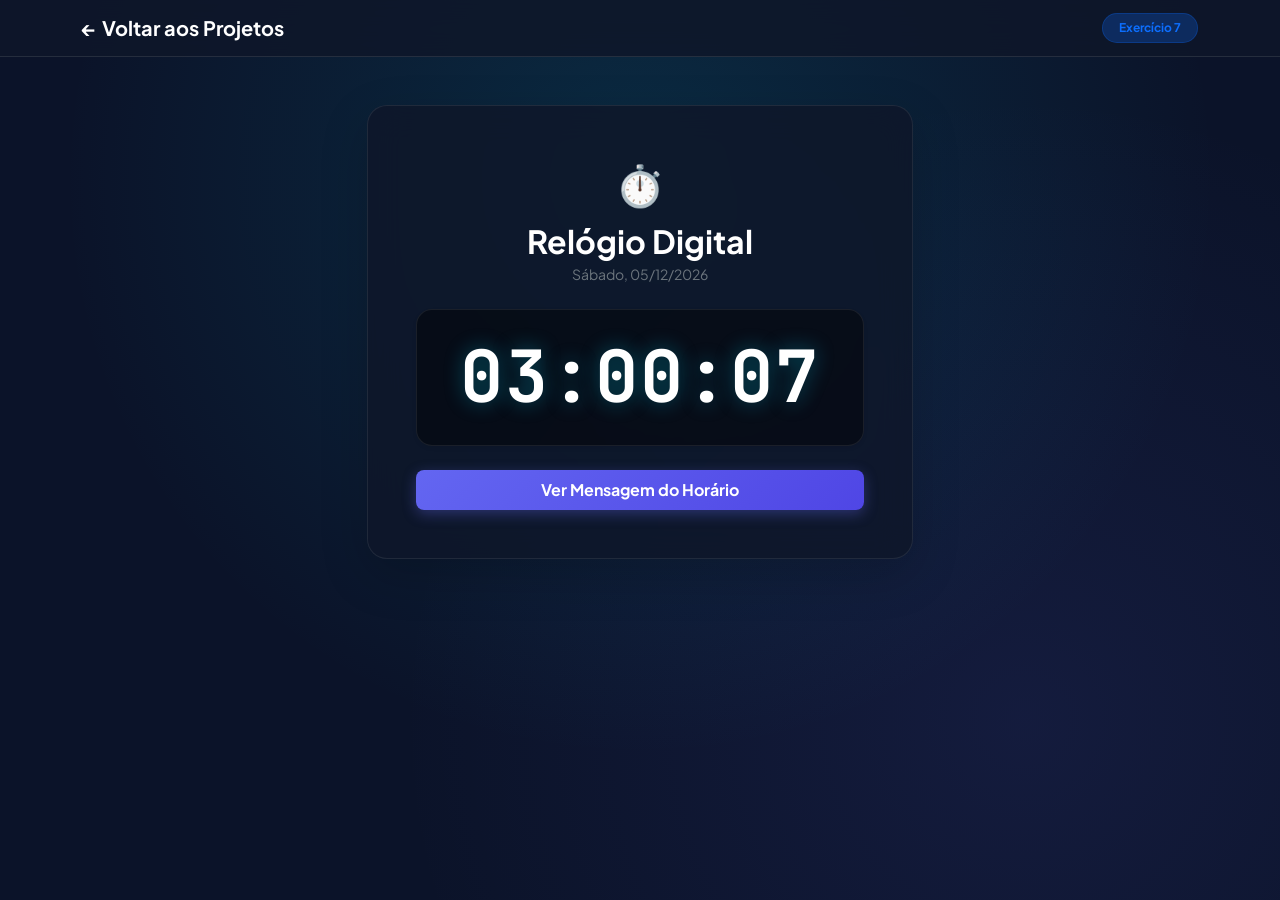
<file: exercicio_7/index.html>
<!DOCTYPE html>
<html lang="pt-BR" data-bs-theme="dark">
<head>
    <meta charset="UTF-8">
    <meta name="viewport" content="width=device-width, initial-scale=1.0">
    <title>Relógio Digital | Exercício 7</title>

    <!-- Google Fonts -->
    <link rel="preconnect" href="https://fonts.googleapis.com">
    <link rel="preconnect" href="https://fonts.gstatic.com" crossorigin>
    <link href="https://fonts.googleapis.com/css2?family=Plus+Jakarta+Sans:wght@400;500;600;700;800&family=JetBrains+Mono:wght@700;800&display=swap" rel="stylesheet">

    <!-- Bootstrap 5 CSS -->
    <link href="https://cdn.jsdelivr.net/npm/bootstrap@5.3.3/dist/css/bootstrap.min.css" rel="stylesheet">
    <!-- CSS Tema Dark -->
    <link rel="stylesheet" href="style.css">
</head>
<body class="bg-dark-theme text-light">

    <!-- NAVBAR (Bootstrap) -->
    <nav class="navbar navbar-expand-lg navbar-dark custom-navbar border-bottom border-secondary border-opacity-25 sticky-top">
        <div class="container">
            <a class="navbar-brand fw-bold d-flex align-items-center gap-2" href="../index.html">
                <span>&larr; Voltar aos Projetos</span>
            </a>
            <span class="badge bg-primary bg-opacity-25 text-primary border border-primary border-opacity-25 px-3 py-2 rounded-pill">
                Exercício 7
            </span>
        </div>
    </nav>

    <!-- CONTAINER (Bootstrap) -->
    <div class="container my-5">
        <div class="row justify-content-center">
            <div class="col-md-6 col-sm-8 text-center">

                <!-- CARD (Bootstrap) -->
                <div class="card shadow-lg p-5 card-dark">
                    <span class="fs-1 mb-2 d-inline-block">⏱️</span>
                    <h2 class="fw-bold text-white mb-1">Relógio Digital</h2>
                    
                    <p class="text-secondary small mb-4" id="dataAtual">Carregando data...</p>

                    <!-- MOSTRADOR DO RELÓGIO -->
                    <div id="hora" class="display-2 fw-bold text-white p-4 rounded-4 shadow-sm display-relogio mb-4">
                        00:00:00
                    </div>

                    <!-- BOTÃO INTERATIVO (Bootstrap) -->
                    <button type="button" id="btnSaudacao" class="btn btn-primary fw-bold py-2 px-4 rounded-3">
                        Ver Mensagem do Horário
                    </button>

                    <!-- ALERT (Bootstrap) -->
                    <div id="alertaSaudacao" class="alert alert-info border border-info border-opacity-25 bg-info bg-opacity-10 text-info mt-4 d-none" role="alert"></div>

                </div>

            </div>
        </div>
    </div>

    <!-- Bootstrap 5 JS -->
    <script src="https://cdn.jsdelivr.net/npm/bootstrap@5.3.3/dist/js/bootstrap.bundle.min.js"></script>
    <script src="script.js"></script>
</body>
</html>
</file>
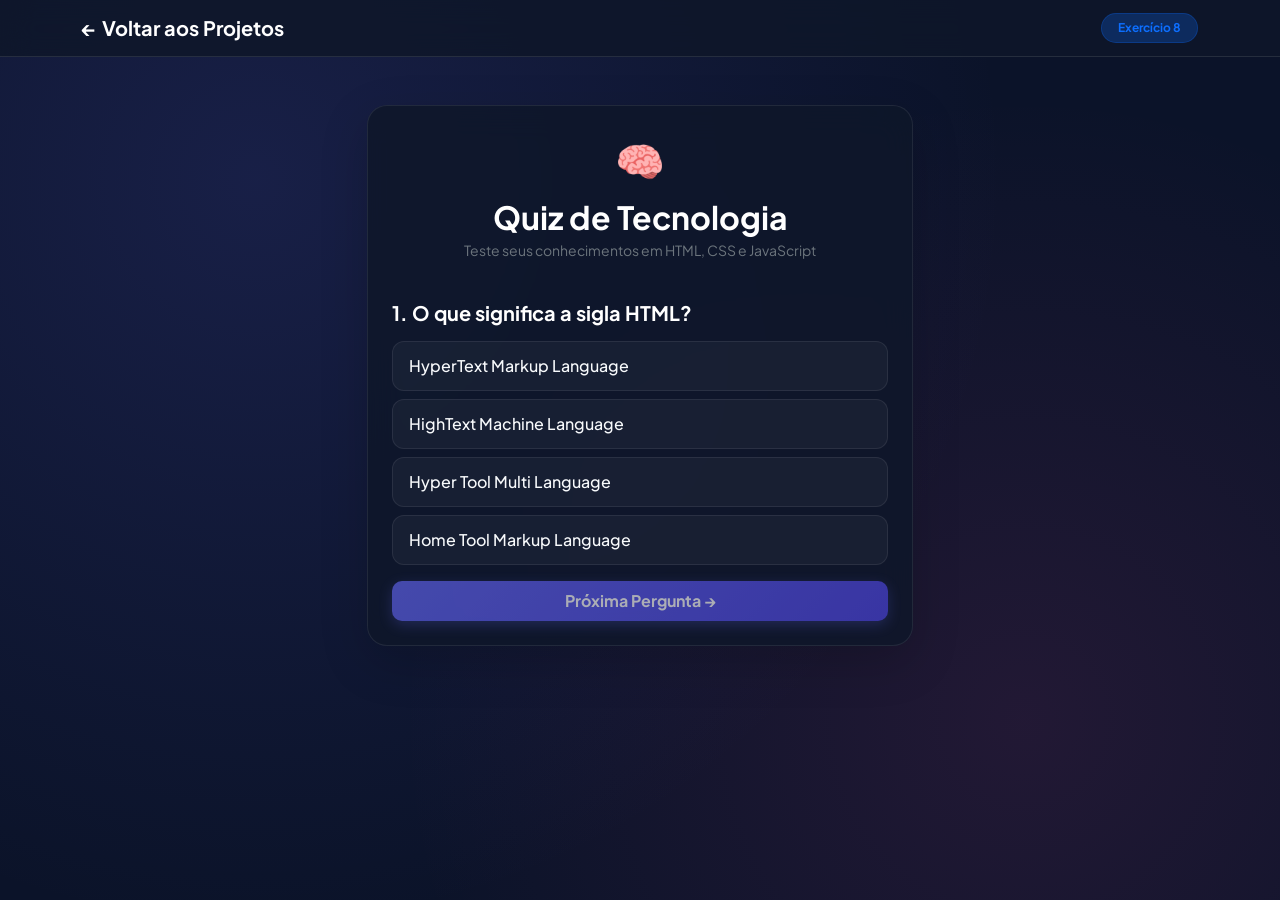
<file: exercicio_8/index.html>
<!DOCTYPE html>
<html lang="pt-BR" data-bs-theme="dark">
<head>
    <meta charset="UTF-8">
    <meta name="viewport" content="width=device-width, initial-scale=1.0">
    <title>Quiz de Informática | Exercício 8</title>

    <!-- Google Fonts -->
    <link rel="preconnect" href="https://fonts.googleapis.com">
    <link rel="preconnect" href="https://fonts.gstatic.com" crossorigin>
    <link href="https://fonts.googleapis.com/css2?family=Plus+Jakarta+Sans:wght@400;500;600;700;800&display=swap" rel="stylesheet">

    <!-- Bootstrap 5 CSS -->
    <link href="https://cdn.jsdelivr.net/npm/bootstrap@5.3.3/dist/css/bootstrap.min.css" rel="stylesheet">
    <!-- CSS Tema Dark -->
    <link rel="stylesheet" href="style.css">
</head>
<body class="bg-dark-theme text-light">

    <!-- NAVBAR (Bootstrap) -->
    <nav class="navbar navbar-expand-lg navbar-dark custom-navbar border-bottom border-secondary border-opacity-25 sticky-top">
        <div class="container">
            <a class="navbar-brand fw-bold d-flex align-items-center gap-2" href="../index.html">
                <span>&larr; Voltar aos Projetos</span>
            </a>
            <span class="badge bg-primary bg-opacity-25 text-primary border border-primary border-opacity-25 px-3 py-2 rounded-pill">
                Exercício 8
            </span>
        </div>
    </nav>

    <!-- CONTAINER (Bootstrap) -->
    <div class="container my-5">
        <div class="row justify-content-center">
            <div class="col-md-6 col-sm-10">

                <!-- CARD (Bootstrap) -->
                <div class="card shadow-lg p-4 card-dark">
                    <div class="text-center mb-4">
                        <span class="fs-1 mb-2 d-inline-block">🧠</span>
                        <h2 class="fw-bold text-white mb-1">Quiz de Tecnologia</h2>
                        <p class="text-secondary small">Teste seus conhecimentos em HTML, CSS e JavaScript</p>
                    </div>

                    <!-- PERGUNTA -->
                    <h5 id="pergunta" class="fw-bold mb-3 text-white">Carregando pergunta...</h5>

                    <!-- RESPOSTAS (Botões criados pelo JavaScript) -->
                    <div id="respostas" class="d-grid gap-2 mb-3"></div>

                    <!-- MENSAGEM DE FEEDBACK (Alert Bootstrap) -->
                    <div id="feedbackAlert" class="alert d-none text-center fw-bold border-0" role="alert"></div>

                    <!-- BOTÃO AVANÇAR (Bootstrap) -->
                    <button id="btnProximo" class="btn btn-primary w-100 py-2 fw-bold" disabled>
                        Próxima Pergunta &rarr;
                    </button>

                    <!-- RESULTADO FINAL -->
                    <div id="resultadoFinal" class="alert alert-success border border-success border-opacity-25 bg-success bg-opacity-10 text-success text-center mt-3 d-none fw-bold fs-5" role="alert"></div>

                </div>

            </div>
        </div>
    </div>

    <!-- Bootstrap 5 JS -->
    <script src="https://cdn.jsdelivr.net/npm/bootstrap@5.3.3/dist/js/bootstrap.bundle.min.js"></script>
    <script src="script.js"></script>
</body>
</html>
</file>
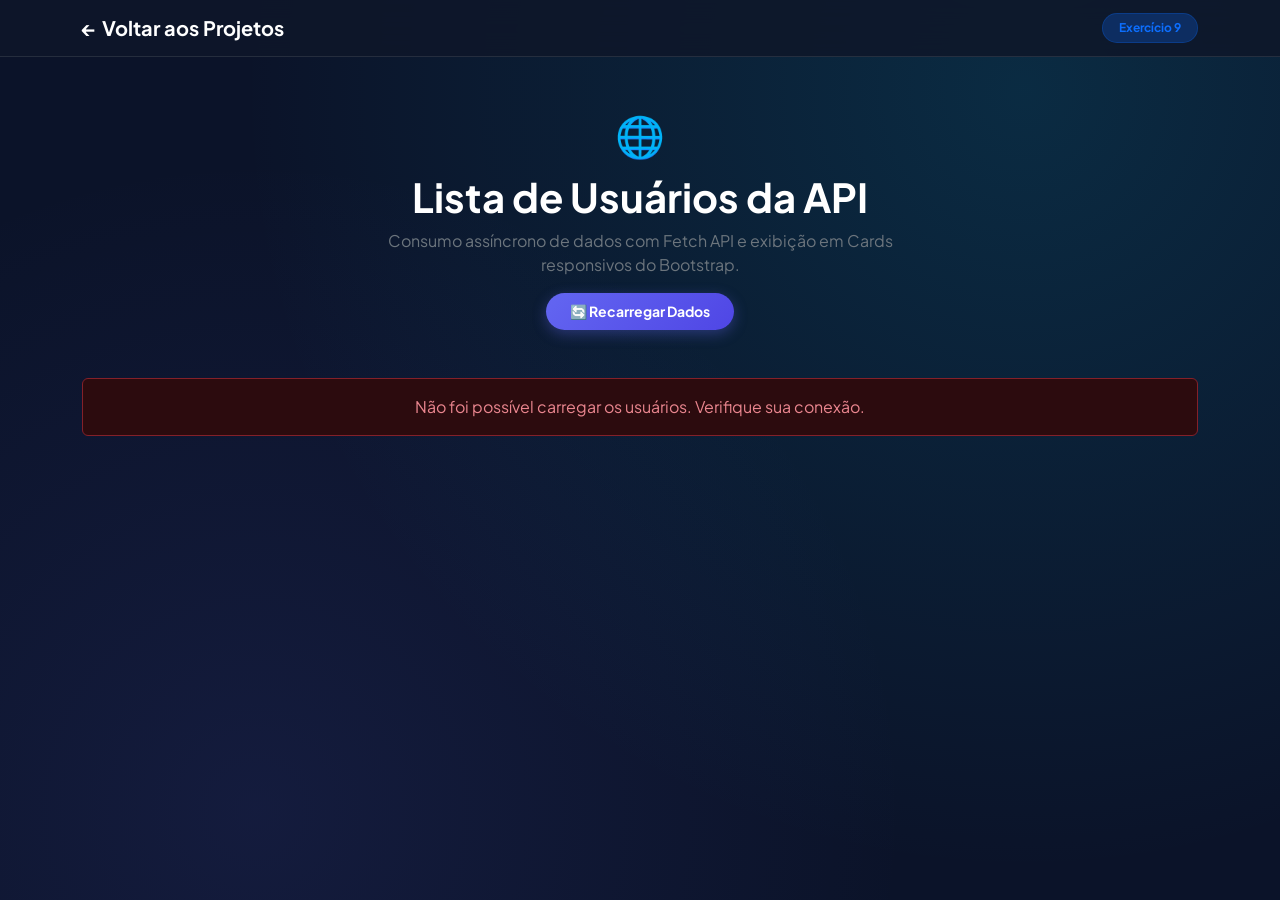
<file: exercicio_9/index.html>
<!DOCTYPE html>
<html lang="pt-BR" data-bs-theme="dark">
<head>
    <meta charset="UTF-8">
    <meta name="viewport" content="width=device-width, initial-scale=1.0">
    <title>Usuários da API | Exercício 9</title>

    <!-- Google Fonts -->
    <link rel="preconnect" href="https://fonts.googleapis.com">
    <link rel="preconnect" href="https://fonts.gstatic.com" crossorigin>
    <link href="https://fonts.googleapis.com/css2?family=Plus+Jakarta+Sans:wght@400;500;600;700;800&family=JetBrains+Mono:wght@500;700&display=swap" rel="stylesheet">

    <!-- Bootstrap 5 CSS -->
    <link href="https://cdn.jsdelivr.net/npm/bootstrap@5.3.3/dist/css/bootstrap.min.css" rel="stylesheet">
    <!-- CSS Tema Dark -->
    <link rel="stylesheet" href="style.css">
</head>
<body class="bg-dark-theme text-light">

    <!-- NAVBAR (Bootstrap) -->
    <nav class="navbar navbar-expand-lg navbar-dark custom-navbar border-bottom border-secondary border-opacity-25 sticky-top">
        <div class="container">
            <a class="navbar-brand fw-bold d-flex align-items-center gap-2" href="../index.html">
                <span>&larr; Voltar aos Projetos</span>
            </a>
            <span class="badge bg-primary bg-opacity-25 text-primary border border-primary border-opacity-25 px-3 py-2 rounded-pill">
                Exercício 9
            </span>
        </div>
    </nav>

    <!-- CONTAINER (Bootstrap) -->
    <div class="container my-5">
        <div class="text-center mb-5">
            <span class="fs-1 mb-2 d-inline-block">🌐</span>
            <h1 class="display-6 fw-bold text-white mb-2">Lista de Usuários da API</h1>
            <p class="text-secondary mx-auto" style="max-width: 550px;">
                Consumo assíncrono de dados com Fetch API e exibição em Cards responsivos do Bootstrap.
            </p>
            
            <!-- Botão de recarregar -->
            <button id="btnRecarregar" class="btn btn-primary fw-bold btn-sm px-4 py-2 rounded-pill">
                🔄 Recarregar Dados
            </button>
        </div>

        <!-- MENSAGEM DE STATUS (Alert Bootstrap) -->
        <div id="mensagemStatus" class="alert alert-info border border-info border-opacity-25 bg-info bg-opacity-10 text-info text-center" role="alert">
            Carregando usuários da API...
        </div>

        <!-- GRID DE CARDS DOS USUÁRIOS (Bootstrap Grid) -->
        <div class="row g-4" id="usuariosGrid"></div>
    </div>

    <!-- Bootstrap 5 JS -->
    <script src="https://cdn.jsdelivr.net/npm/bootstrap@5.3.3/dist/js/bootstrap.bundle.min.js"></script>
    <script src="script.js"></script>
</body>
</html>
</file>
<file: hub.css>
/* =========================================================
   HUB CENTRAL - TEMA DARK PREMIUM GLASSMORPHISM
========================================================= */

:root {
    --bg-main: #0b1329;
    --card-bg: rgba(15, 23, 42, 0.85);
    --card-hover: rgba(28, 38, 60, 0.95);
    --primary: #6366f1;
    --primary-hover: #4f46e5;
    --primary-glow: rgba(99, 102, 241, 0.35);
    --accent-cyan: #06b6d4;
    --border-color: rgba(255, 255, 255, 0.08);
    --font-main: 'Plus Jakarta Sans', system-ui, sans-serif;
    --font-mono: 'JetBrains Mono', monospace;
}

body.bg-dark-theme {
    background-color: var(--bg-main);
    font-family: var(--font-main);
    min-height: 100vh;
    background-image: 
        radial-gradient(circle at 20% 15%, rgba(99, 102, 241, 0.15) 0%, transparent 60%),
        radial-gradient(circle at 80% 85%, rgba(6, 182, 212, 0.1) 0%, transparent 50%);
    background-attachment: fixed;
}

/* Navbar */
.custom-navbar {
    background: rgba(15, 23, 42, 0.85) !important;
    backdrop-filter: blur(16px);
    -webkit-backdrop-filter: blur(16px);
}

.badge-dot {
    width: 8px;
    height: 8px;
    background-color: #10b981;
    border-radius: 50%;
    box-shadow: 0 0 8px #10b981;
    display: inline-block;
}

.text-gradient {
    background: linear-gradient(135deg, #818cf8, #06b6d4);
    -webkit-background-clip: text;
    -webkit-text-fill-color: transparent;
}

.text-cyan {
    color: var(--accent-cyan) !important;
}

/* Stat Cards */
.stat-card {
    background: var(--card-bg);
    border: 1px solid var(--border-color);
    display: flex;
    flex-direction: column;
    align-items: center;
    backdrop-filter: blur(12px);
}

.stat-num {
    font-family: var(--font-mono);
    font-size: 1.8rem;
    font-weight: 800;
}

.stat-label {
    font-size: 0.75rem;
    color: #94a3b8;
    text-transform: uppercase;
    letter-spacing: 0.05em;
    font-weight: 600;
}

/* Formulário de Busca */
.form-control-dark {
    background: var(--card-bg);
    border: 1px solid var(--border-color);
    color: #ffffff;
    backdrop-filter: blur(10px);
}

.form-control-dark:focus {
    background: rgba(28, 38, 60, 0.95);
    border-color: var(--primary);
    color: #ffffff;
    box-shadow: 0 0 0 3px var(--primary-glow);
}

.form-control-dark::placeholder {
    color: #64748b;
}

/* Cards de Projeto */
.card-dark {
    background: var(--card-bg);
    border: 1px solid var(--border-color);
    border-radius: 20px;
    backdrop-filter: blur(16px);
    -webkit-backdrop-filter: blur(16px);
    transition: all 0.25s ease;
    box-shadow: 0 10px 25px rgba(0, 0, 0, 0.3);
}

.card-dark:hover {
    transform: translateY(-5px);
    background: var(--card-hover);
    border-color: rgba(99, 102, 241, 0.4);
    box-shadow: 0 15px 35px rgba(0, 0, 0, 0.5), 0 0 20px var(--primary-glow);
}

.icone-projeto {
    font-size: 2.2rem;
    width: 52px;
    height: 52px;
    display: flex;
    align-items: center;
    justify-content: center;
    border-radius: 12px;
    background: rgba(99, 102, 241, 0.15);
    border: 1px solid rgba(99, 102, 241, 0.3);
    margin-bottom: 1rem;
}

/* Botões */
.btn-primary {
    background: linear-gradient(135deg, var(--primary), var(--primary-hover));
    border: none;
    box-shadow: 0 4px 14px var(--primary-glow);
    font-weight: 700;
}

.btn-primary:hover {
    background: linear-gradient(135deg, #4f46e5, #4338ca);
    transform: translateY(-1px);
    box-shadow: 0 6px 18px rgba(99, 102, 241, 0.5);
}

.btn-outline-primary {
    color: #818cf8;
    border-color: rgba(99, 102, 241, 0.4);
}

.btn-outline-primary:hover,
.btn-outline-primary.active {
    background: var(--primary);
    border-color: var(--primary);
    color: #ffffff;
    box-shadow: 0 0 15px var(--primary-glow);
}
</file>
<file: exercicio_1/apresentação.css>
/* =========================================================
   EXERCÍCIO 1 - APRESENTAÇÃO PESSOAL (TEMA DARK GLASSMORPHISM)
========================================================= */

:root {
    --bg-main: #0b1329;
    --card-bg: rgba(15, 23, 42, 0.85);
    --primary: #6366f1;
    --primary-hover: #4f46e5;
    --primary-glow: rgba(99, 102, 241, 0.35);
    --border-color: rgba(255, 255, 255, 0.08);
    --font-main: 'Plus Jakarta Sans', system-ui, sans-serif;
}

body.bg-dark-theme {
    background-color: var(--bg-main);
    font-family: var(--font-main);
    min-height: 100vh;
    background-image: 
        radial-gradient(circle at 10% 20%, rgba(99, 102, 241, 0.15) 0%, transparent 60%),
        radial-gradient(circle at 90% 80%, rgba(6, 182, 212, 0.1) 0%, transparent 50%);
    background-attachment: fixed;
}

.custom-navbar {
    background: rgba(15, 23, 42, 0.85) !important;
    backdrop-filter: blur(16px);
    -webkit-backdrop-filter: blur(16px);
}

.card-dark {
    background: var(--card-bg);
    border: 1px solid var(--border-color);
    border-radius: 20px;
    backdrop-filter: blur(16px);
    -webkit-backdrop-filter: blur(16px);
    box-shadow: 0 15px 35px rgba(0, 0, 0, 0.4);
}

/* Foto de Perfil */
.foto-perfil {
    width: 130px;
    height: 130px;
    object-fit: cover;
    border: 3px solid var(--primary);
    box-shadow: 0 0 20px var(--primary-glow);
    cursor: pointer;
    transition: transform 0.25s ease;
}

.foto-perfil:hover {
    transform: scale(1.06);
}

/* Lista de Hobbies */
.list-group-item {
    background: rgba(255, 255, 255, 0.03);
    border: 1px solid var(--border-color);
    color: #f8fafc;
    margin-bottom: 6px;
    border-radius: 10px !important;
    transition: background 0.2s ease;
}

.list-group-item:hover {
    background: rgba(99, 102, 241, 0.15);
}

/* Botão */
.btn-primary {
    background: linear-gradient(135deg, var(--primary), var(--primary-hover));
    border: none;
    box-shadow: 0 4px 14px var(--primary-glow);
}

.btn-primary:hover {
    background: linear-gradient(135deg, #4f46e5, #4338ca);
    transform: translateY(-2px);
    box-shadow: 0 6px 18px rgba(99, 102, 241, 0.5);
}
</file>
<file: exercicio_10/style.css>
/* =========================================================
   EXERCÍCIO 10 - SISTEMA DE NOTAS (TEMA DARK GLASSMORPHISM)
========================================================= */

:root {
    --bg-main: #0b1329;
    --card-bg: rgba(15, 23, 42, 0.85);
    --primary: #6366f1;
    --primary-hover: #4f46e5;
    --primary-glow: rgba(99, 102, 241, 0.35);
    --success: #10b981;
    --warning: #f59e0b;
    --danger: #ef4444;
    --border-color: rgba(255, 255, 255, 0.08);
    --font-main: 'Plus Jakarta Sans', system-ui, sans-serif;
    --font-mono: 'JetBrains Mono', monospace;
}

body.bg-dark-theme {
    background-color: var(--bg-main);
    font-family: var(--font-main);
    min-height: 100vh;
    background-image: 
        radial-gradient(circle at 10% 10%, rgba(99, 102, 241, 0.15) 0%, transparent 60%),
        radial-gradient(circle at 90% 90%, rgba(16, 185, 129, 0.1) 0%, transparent 50%);
    background-attachment: fixed;
}

.custom-navbar {
    background: rgba(15, 23, 42, 0.85) !important;
    backdrop-filter: blur(16px);
    -webkit-backdrop-filter: blur(16px);
}

.grades-wrapper {
    max-width: 1050px;
    margin: 0 auto;
}

/* Stat Box */
.stat-box {
    background: var(--card-bg);
    border: 1px solid var(--border-color);
    display: flex;
    flex-direction: column;
    backdrop-filter: blur(12px);
}

.stat-label {
    font-size: 0.75rem;
    color: #94a3b8;
    text-transform: uppercase;
    letter-spacing: 0.05em;
    font-weight: 600;
    margin-bottom: 0.3rem;
}

.stat-value {
    font-family: var(--font-mono);
    font-size: 1.8rem;
    font-weight: 800;
}

.text-success { color: var(--success) !important; }
.text-warning { color: var(--warning) !important; }

/* Card Dark */
.card-dark {
    background: var(--card-bg);
    border: 1px solid var(--border-color);
    border-radius: 20px;
    backdrop-filter: blur(16px);
    -webkit-backdrop-filter: blur(16px);
    box-shadow: 0 15px 35px rgba(0, 0, 0, 0.4);
}

/* Inputs */
.form-control-dark {
    background: rgba(255, 255, 255, 0.04);
    border: 1px solid var(--border-color);
    color: #ffffff;
    border-radius: 10px;
}

.form-control-dark:focus {
    background: rgba(255, 255, 255, 0.08);
    border-color: var(--primary);
    color: #ffffff;
    box-shadow: 0 0 0 3px var(--primary-glow);
}

.form-control-dark::placeholder {
    color: #64748b;
}

/* Tabela Custom Dark */
.table-dark-custom {
    color: #f8fafc;
    border-color: rgba(255, 255, 255, 0.06);
}

.table-dark-custom thead th {
    background-color: transparent;
    color: #94a3b8;
    font-size: 0.8rem;
    text-transform: uppercase;
    letter-spacing: 0.05em;
    font-weight: 700;
    border-bottom: 1px solid rgba(255, 255, 255, 0.08);
    padding: 0.9rem;
}

.table-dark-custom tbody td {
    background-color: transparent;
    border-bottom: 1px solid rgba(255, 255, 255, 0.04);
    padding: 0.9rem;
    font-size: 0.95rem;
}

.table-dark-custom tbody tr:hover td {
    background-color: rgba(255, 255, 255, 0.02);
}

/* Botões */
.btn-primary {
    background: linear-gradient(135deg, var(--primary), var(--primary-hover));
    border: none;
    border-radius: 10px;
    box-shadow: 0 4px 14px var(--primary-glow);
}

.btn-primary:hover {
    background: linear-gradient(135deg, #4f46e5, #4338ca);
    transform: translateY(-2px);
    box-shadow: 0 6px 18px rgba(99, 102, 241, 0.5);
}
</file>
<file: exercicio_2/style.css>
/* =========================================================
   EXERCÍCIO 2 - FORMULÁRIO (TEMA DARK GLASSMORPHISM)
========================================================= */

:root {
    --bg-main: #0b1329;
    --card-bg: rgba(15, 23, 42, 0.85);
    --primary: #6366f1;
    --primary-hover: #4f46e5;
    --primary-glow: rgba(99, 102, 241, 0.35);
    --border-color: rgba(255, 255, 255, 0.08);
    --font-main: 'Plus Jakarta Sans', system-ui, sans-serif;
}

body.bg-dark-theme {
    background-color: var(--bg-main);
    font-family: var(--font-main);
    min-height: 100vh;
    background-image: 
        radial-gradient(circle at 15% 15%, rgba(99, 102, 241, 0.15) 0%, transparent 60%),
        radial-gradient(circle at 85% 85%, rgba(16, 185, 129, 0.1) 0%, transparent 50%);
    background-attachment: fixed;
}

.custom-navbar {
    background: rgba(15, 23, 42, 0.85) !important;
    backdrop-filter: blur(16px);
    -webkit-backdrop-filter: blur(16px);
}

.card-dark {
    background: var(--card-bg);
    border: 1px solid var(--border-color);
    border-radius: 20px;
    backdrop-filter: blur(16px);
    -webkit-backdrop-filter: blur(16px);
    box-shadow: 0 15px 35px rgba(0, 0, 0, 0.4);
}

/* Inputs Dark */
.form-control-dark {
    background: rgba(255, 255, 255, 0.04);
    border: 1px solid var(--border-color);
    color: #ffffff;
    border-radius: 10px;
}

.form-control-dark:focus {
    background: rgba(255, 255, 255, 0.08);
    border-color: var(--primary);
    color: #ffffff;
    box-shadow: 0 0 0 3px var(--primary-glow);
}

.form-control-dark::placeholder {
    color: #64748b;
}

/* Botão */
.btn-primary {
    background: linear-gradient(135deg, var(--primary), var(--primary-hover));
    border: none;
    border-radius: 10px;
    box-shadow: 0 4px 14px var(--primary-glow);
}

.btn-primary:hover {
    background: linear-gradient(135deg, #4f46e5, #4338ca);
    transform: translateY(-2px);
    box-shadow: 0 6px 18px rgba(99, 102, 241, 0.5);
}
</file>
<file: exercicio_3/style.css>
/* =========================================================
   EXERCÍCIO 3 - CALCULADORA (TEMA DARK GLASSMORPHISM)
========================================================= */

:root {
    --bg-main: #0b1329;
    --card-bg: rgba(15, 23, 42, 0.85);
    --primary: #6366f1;
    --primary-hover: #4f46e5;
    --primary-glow: rgba(99, 102, 241, 0.35);
    --border-color: rgba(255, 255, 255, 0.08);
    --font-main: 'Plus Jakarta Sans', system-ui, sans-serif;
}

body.bg-dark-theme {
    background-color: var(--bg-main);
    font-family: var(--font-main);
    min-height: 100vh;
    background-image: 
        radial-gradient(circle at 80% 20%, rgba(99, 102, 241, 0.15) 0%, transparent 60%),
        radial-gradient(circle at 20% 80%, rgba(245, 158, 11, 0.1) 0%, transparent 50%);
    background-attachment: fixed;
}

.custom-navbar {
    background: rgba(15, 23, 42, 0.85) !important;
    backdrop-filter: blur(16px);
    -webkit-backdrop-filter: blur(16px);
}

.card-dark {
    background: var(--card-bg);
    border: 1px solid var(--border-color);
    border-radius: 20px;
    backdrop-filter: blur(16px);
    -webkit-backdrop-filter: blur(16px);
    box-shadow: 0 15px 35px rgba(0, 0, 0, 0.4);
}

.form-control-dark {
    background: rgba(255, 255, 255, 0.04);
    border: 1px solid var(--border-color);
    color: #ffffff;
    border-radius: 10px;
}

.form-control-dark:focus {
    background: rgba(255, 255, 255, 0.08);
    border-color: var(--primary);
    color: #ffffff;
    box-shadow: 0 0 0 3px var(--primary-glow);
}

.btn-primary {
    background: linear-gradient(135deg, var(--primary), var(--primary-hover));
    border: none;
    border-radius: 10px;
    box-shadow: 0 4px 14px var(--primary-glow);
}

.btn-primary:hover {
    background: linear-gradient(135deg, #4f46e5, #4338ca);
    transform: translateY(-2px);
    box-shadow: 0 6px 18px rgba(99, 102, 241, 0.5);
}
</file>
<file: exercicio_4/style.css>
/* =========================================================
   EXERCÍCIO 4 - LISTA DE TAREFAS (TEMA DARK GLASSMORPHISM)
========================================================= */

:root {
    --bg-main: #0b1329;
    --card-bg: rgba(15, 23, 42, 0.85);
    --primary: #6366f1;
    --primary-hover: #4f46e5;
    --primary-glow: rgba(99, 102, 241, 0.35);
    --border-color: rgba(255, 255, 255, 0.08);
    --font-main: 'Plus Jakarta Sans', system-ui, sans-serif;
}

body.bg-dark-theme {
    background-color: var(--bg-main);
    font-family: var(--font-main);
    min-height: 100vh;
    background-image: 
        radial-gradient(circle at 15% 15%, rgba(99, 102, 241, 0.15) 0%, transparent 60%),
        radial-gradient(circle at 85% 85%, rgba(16, 185, 129, 0.1) 0%, transparent 50%);
    background-attachment: fixed;
}

.custom-navbar {
    background: rgba(15, 23, 42, 0.85) !important;
    backdrop-filter: blur(16px);
    -webkit-backdrop-filter: blur(16px);
}

.card-dark {
    background: var(--card-bg);
    border: 1px solid var(--border-color);
    border-radius: 20px;
    backdrop-filter: blur(16px);
    -webkit-backdrop-filter: blur(16px);
    box-shadow: 0 15px 35px rgba(0, 0, 0, 0.4);
}

.form-control-dark {
    background: rgba(255, 255, 255, 0.04);
    border: 1px solid var(--border-color);
    color: #ffffff;
    border-radius: 10px;
}

.form-control-dark:focus {
    background: rgba(255, 255, 255, 0.08);
    border-color: var(--primary);
    color: #ffffff;
    box-shadow: 0 0 0 3px var(--primary-glow);
}

/* Itens da Lista */
.list-group-item {
    background: rgba(255, 255, 255, 0.03);
    border: 1px solid var(--border-color);
    color: #f8fafc;
    margin-bottom: 8px;
    border-radius: 12px !important;
    padding: 0.85rem 1rem;
    transition: all 0.2s ease;
}

.list-group-item:hover {
    background: rgba(255, 255, 255, 0.06);
    border-color: rgba(99, 102, 241, 0.3);
}

.tarefa-concluida {
    text-decoration: line-through;
    color: #64748b;
}

.btn-primary {
    background: linear-gradient(135deg, var(--primary), var(--primary-hover));
    border: none;
    border-radius: 10px;
    box-shadow: 0 4px 14px var(--primary-glow);
}

.btn-primary:hover {
    background: linear-gradient(135deg, #4f46e5, #4338ca);
    transform: translateY(-2px);
    box-shadow: 0 6px 18px rgba(99, 102, 241, 0.5);
}
</file>
<file: exercicio_5/style.css>
/* =========================================================
   EXERCÍCIO 5 - PÁGINA RESPONSIVA (TEMA DARK GLASSMORPHISM)
========================================================= */

:root {
    --bg-main: #0b1329;
    --card-bg: rgba(15, 23, 42, 0.85);
    --primary: #6366f1;
    --primary-hover: #4f46e5;
    --primary-glow: rgba(99, 102, 241, 0.35);
    --border-color: rgba(255, 255, 255, 0.08);
    --font-main: 'Plus Jakarta Sans', system-ui, sans-serif;
}

body.bg-dark-theme {
    background-color: var(--bg-main);
    font-family: var(--font-main);
    min-height: 100vh;
    background-image: 
        radial-gradient(circle at 50% 0%, rgba(99, 102, 241, 0.15) 0%, transparent 60%),
        radial-gradient(circle at 100% 100%, rgba(6, 182, 212, 0.1) 0%, transparent 50%);
    background-attachment: fixed;
}

.custom-navbar {
    background: rgba(15, 23, 42, 0.85) !important;
    backdrop-filter: blur(16px);
    -webkit-backdrop-filter: blur(16px);
}

.card-dark {
    background: var(--card-bg);
    border: 1px solid var(--border-color);
    border-radius: 20px;
    backdrop-filter: blur(16px);
    -webkit-backdrop-filter: blur(16px);
    box-shadow: 0 15px 35px rgba(0, 0, 0, 0.4);
}

.btn-primary {
    background: linear-gradient(135deg, var(--primary), var(--primary-hover));
    border: none;
    border-radius: 10px;
    box-shadow: 0 4px 14px var(--primary-glow);
}

.btn-primary:hover {
    background: linear-gradient(135deg, #4f46e5, #4338ca);
    transform: translateY(-2px);
    box-shadow: 0 6px 18px rgba(99, 102, 241, 0.5);
}

.btn-outline-primary {
    color: #818cf8;
    border-color: rgba(99, 102, 241, 0.4);
}

.btn-outline-primary:hover {
    background: var(--primary);
    border-color: var(--primary);
    color: #ffffff;
}
</file>
<file: exercicio_7/style.css>
/* =========================================================
   EXERCÍCIO 7 - RELÓGIO DIGITAL (TEMA DARK GLASSMORPHISM)
========================================================= */

:root {
    --bg-main: #0b1329;
    --card-bg: rgba(15, 23, 42, 0.85);
    --primary: #6366f1;
    --primary-hover: #4f46e5;
    --primary-glow: rgba(99, 102, 241, 0.35);
    --accent-cyan: #06b6d4;
    --accent-cyan-glow: rgba(6, 182, 212, 0.4);
    --border-color: rgba(255, 255, 255, 0.08);
    --font-main: 'Plus Jakarta Sans', system-ui, sans-serif;
    --font-mono: 'JetBrains Mono', monospace;
}

body.bg-dark-theme {
    background-color: var(--bg-main);
    font-family: var(--font-main);
    min-height: 100vh;
    background-image: 
        radial-gradient(circle at 50% 20%, rgba(6, 182, 212, 0.15) 0%, transparent 60%),
        radial-gradient(circle at 80% 80%, rgba(99, 102, 241, 0.1) 0%, transparent 50%);
    background-attachment: fixed;
}

.custom-navbar {
    background: rgba(15, 23, 42, 0.85) !important;
    backdrop-filter: blur(16px);
    -webkit-backdrop-filter: blur(16px);
}

.card-dark {
    background: var(--card-bg);
    border: 1px solid var(--border-color);
    border-radius: 20px;
    backdrop-filter: blur(16px);
    -webkit-backdrop-filter: blur(16px);
    box-shadow: 0 15px 35px rgba(0, 0, 0, 0.4);
}

/* Display do Relógio */
.display-relogio {
    font-family: var(--font-mono);
    background: rgba(0, 0, 0, 0.45);
    border: 1px solid var(--border-color);
    letter-spacing: 2px;
    text-shadow: 0 0 20px var(--accent-cyan-glow);
    color: #ffffff !important;
}

.btn-primary {
    background: linear-gradient(135deg, var(--primary), var(--primary-hover));
    border: none;
    border-radius: 10px;
    box-shadow: 0 4px 14px var(--primary-glow);
}

.btn-primary:hover {
    background: linear-gradient(135deg, #4f46e5, #4338ca);
    transform: translateY(-2px);
    box-shadow: 0 6px 18px rgba(99, 102, 241, 0.5);
}
</file>
<file: exercicio_8/style.css>
/* =========================================================
   EXERCÍCIO 8 - QUIZ DE INFORMÁTICA (TEMA DARK GLASSMORPHISM)
========================================================= */

:root {
    --bg-main: #0b1329;
    --card-bg: rgba(15, 23, 42, 0.85);
    --primary: #6366f1;
    --primary-hover: #4f46e5;
    --primary-glow: rgba(99, 102, 241, 0.35);
    --border-color: rgba(255, 255, 255, 0.08);
    --font-main: 'Plus Jakarta Sans', system-ui, sans-serif;
}

body.bg-dark-theme {
    background-color: var(--bg-main);
    font-family: var(--font-main);
    min-height: 100vh;
    background-image: 
        radial-gradient(circle at 20% 20%, rgba(99, 102, 241, 0.15) 0%, transparent 60%),
        radial-gradient(circle at 80% 80%, rgba(236, 72, 153, 0.1) 0%, transparent 50%);
    background-attachment: fixed;
}

.custom-navbar {
    background: rgba(15, 23, 42, 0.85) !important;
    backdrop-filter: blur(16px);
    -webkit-backdrop-filter: blur(16px);
}

.card-dark {
    background: var(--card-bg);
    border: 1px solid var(--border-color);
    border-radius: 20px;
    backdrop-filter: blur(16px);
    -webkit-backdrop-filter: blur(16px);
    box-shadow: 0 15px 35px rgba(0, 0, 0, 0.4);
}

.btn-primary {
    background: linear-gradient(135deg, var(--primary), var(--primary-hover));
    border: none;
    border-radius: 10px;
    box-shadow: 0 4px 14px var(--primary-glow);
}

.btn-primary:hover:not(:disabled) {
    background: linear-gradient(135deg, #4f46e5, #4338ca);
    transform: translateY(-2px);
    box-shadow: 0 6px 18px rgba(99, 102, 241, 0.5);
}

/* Botões de resposta */
.btn-resposta {
    text-align: left;
    padding: 12px 16px;
    border: 1px solid var(--border-color);
    background-color: rgba(255, 255, 255, 0.04);
    color: #f8fafc;
    font-weight: 500;
    border-radius: 12px;
    transition: all 0.2s ease;
}

.btn-resposta:hover:not(:disabled) {
    background-color: rgba(99, 102, 241, 0.2);
    color: #ffffff;
    border-color: var(--primary);
    transform: translateX(4px);
}
</file>
<file: exercicio_9/style.css>
/* =========================================================
   EXERCÍCIO 9 - CONSUMO DE API (TEMA DARK GLASSMORPHISM)
========================================================= */

:root {
    --bg-main: #0b1329;
    --card-bg: rgba(15, 23, 42, 0.85);
    --primary: #6366f1;
    --primary-hover: #4f46e5;
    --primary-glow: rgba(99, 102, 241, 0.35);
    --accent-cyan: #06b6d4;
    --border-color: rgba(255, 255, 255, 0.08);
    --font-main: 'Plus Jakarta Sans', system-ui, sans-serif;
}

body.bg-dark-theme {
    background-color: var(--bg-main);
    font-family: var(--font-main);
    min-height: 100vh;
    background-image: 
        radial-gradient(circle at 80% 10%, rgba(6, 182, 212, 0.15) 0%, transparent 60%),
        radial-gradient(circle at 20% 90%, rgba(99, 102, 241, 0.1) 0%, transparent 50%);
    background-attachment: fixed;
}

.custom-navbar {
    background: rgba(15, 23, 42, 0.85) !important;
    backdrop-filter: blur(16px);
    -webkit-backdrop-filter: blur(16px);
}

.card-usuario {
    background: var(--card-bg);
    border: 1px solid var(--border-color);
    border-left: 4px solid var(--accent-cyan) !important;
    border-radius: 16px;
    backdrop-filter: blur(16px);
    -webkit-backdrop-filter: blur(16px);
    box-shadow: 0 10px 25px rgba(0, 0, 0, 0.3);
    transition: transform 0.25s ease;
}

.card-usuario:hover {
    transform: translateY(-5px);
    border-color: rgba(6, 182, 212, 0.4);
    box-shadow: 0 15px 35px rgba(0, 0, 0, 0.5), 0 0 15px rgba(6, 182, 212, 0.2);
}

.text-custom {
    color: #ffffff !important;
}

.btn-primary {
    background: linear-gradient(135deg, var(--primary), var(--primary-hover));
    border: none;
    box-shadow: 0 4px 14px var(--primary-glow);
}

.btn-primary:hover {
    background: linear-gradient(135deg, #4f46e5, #4338ca);
    transform: translateY(-2px);
    box-shadow: 0 6px 18px rgba(99, 102, 241, 0.5);
}
</file>
